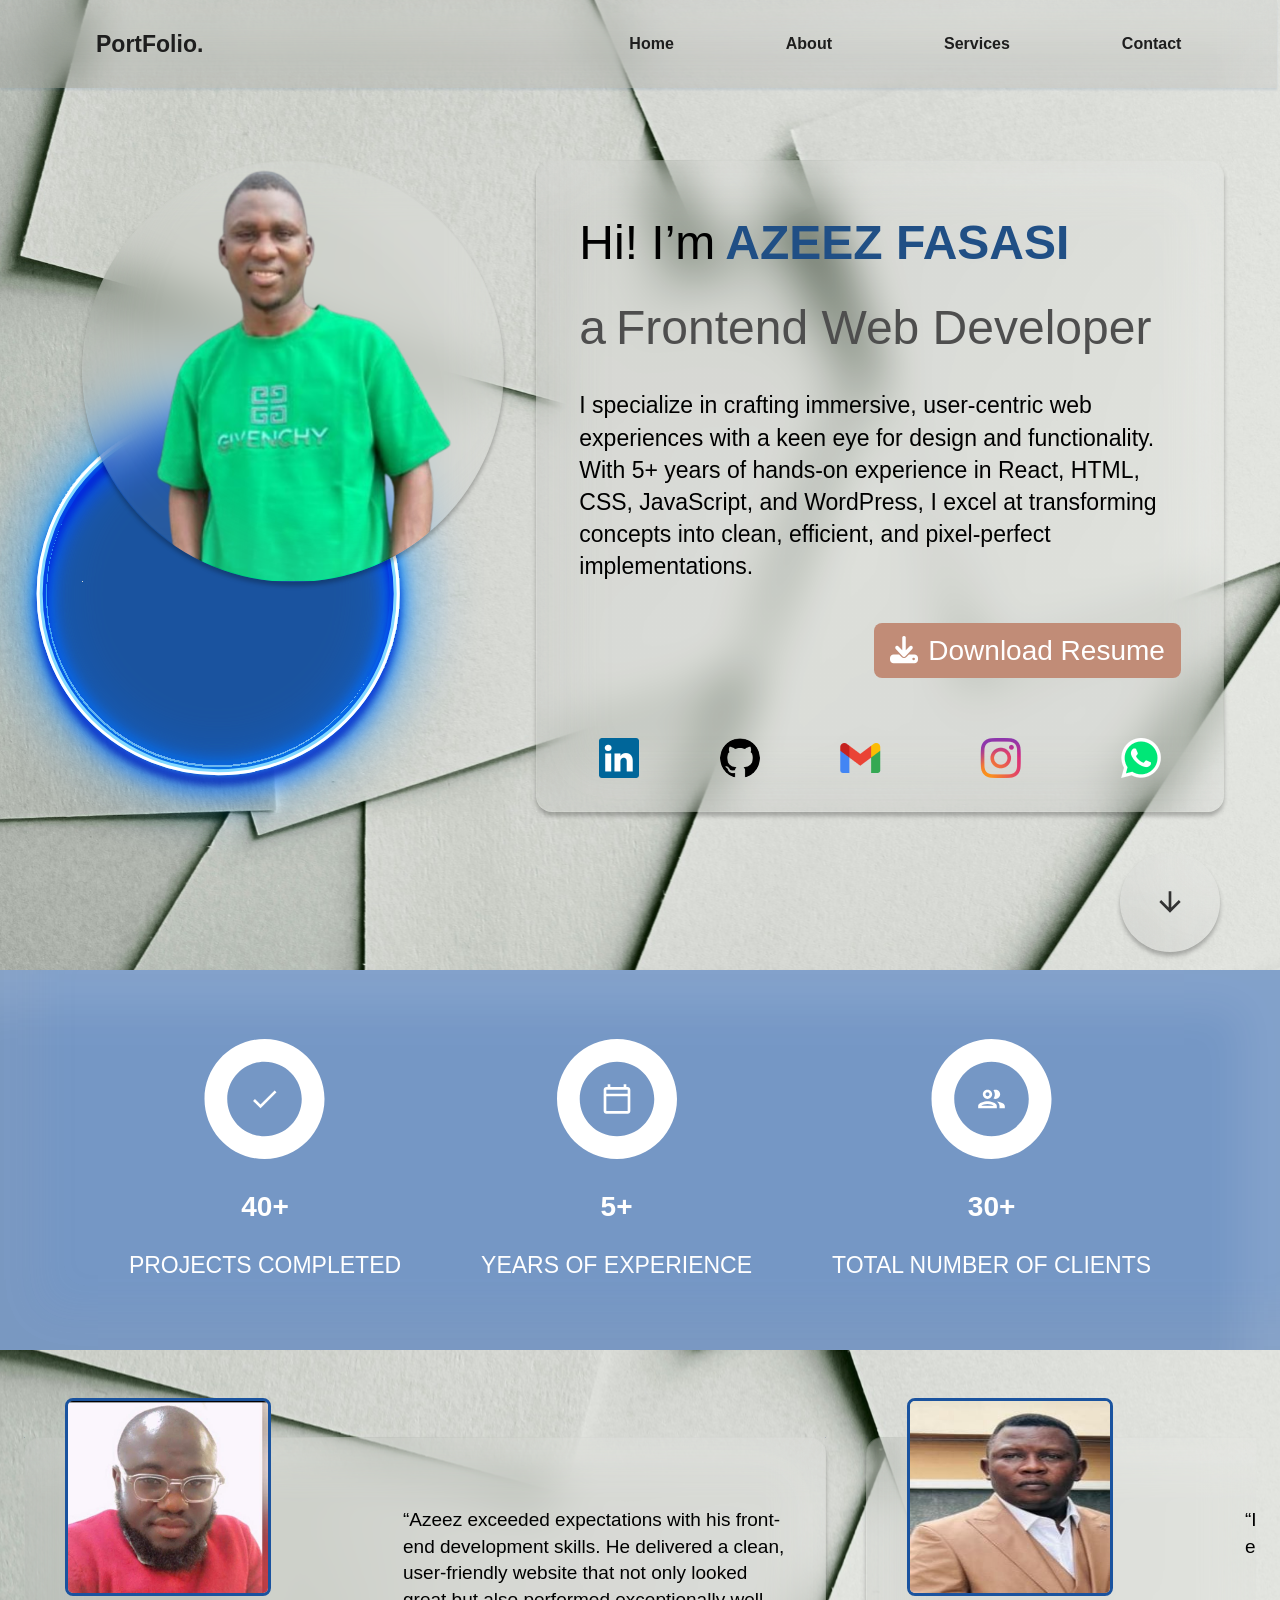
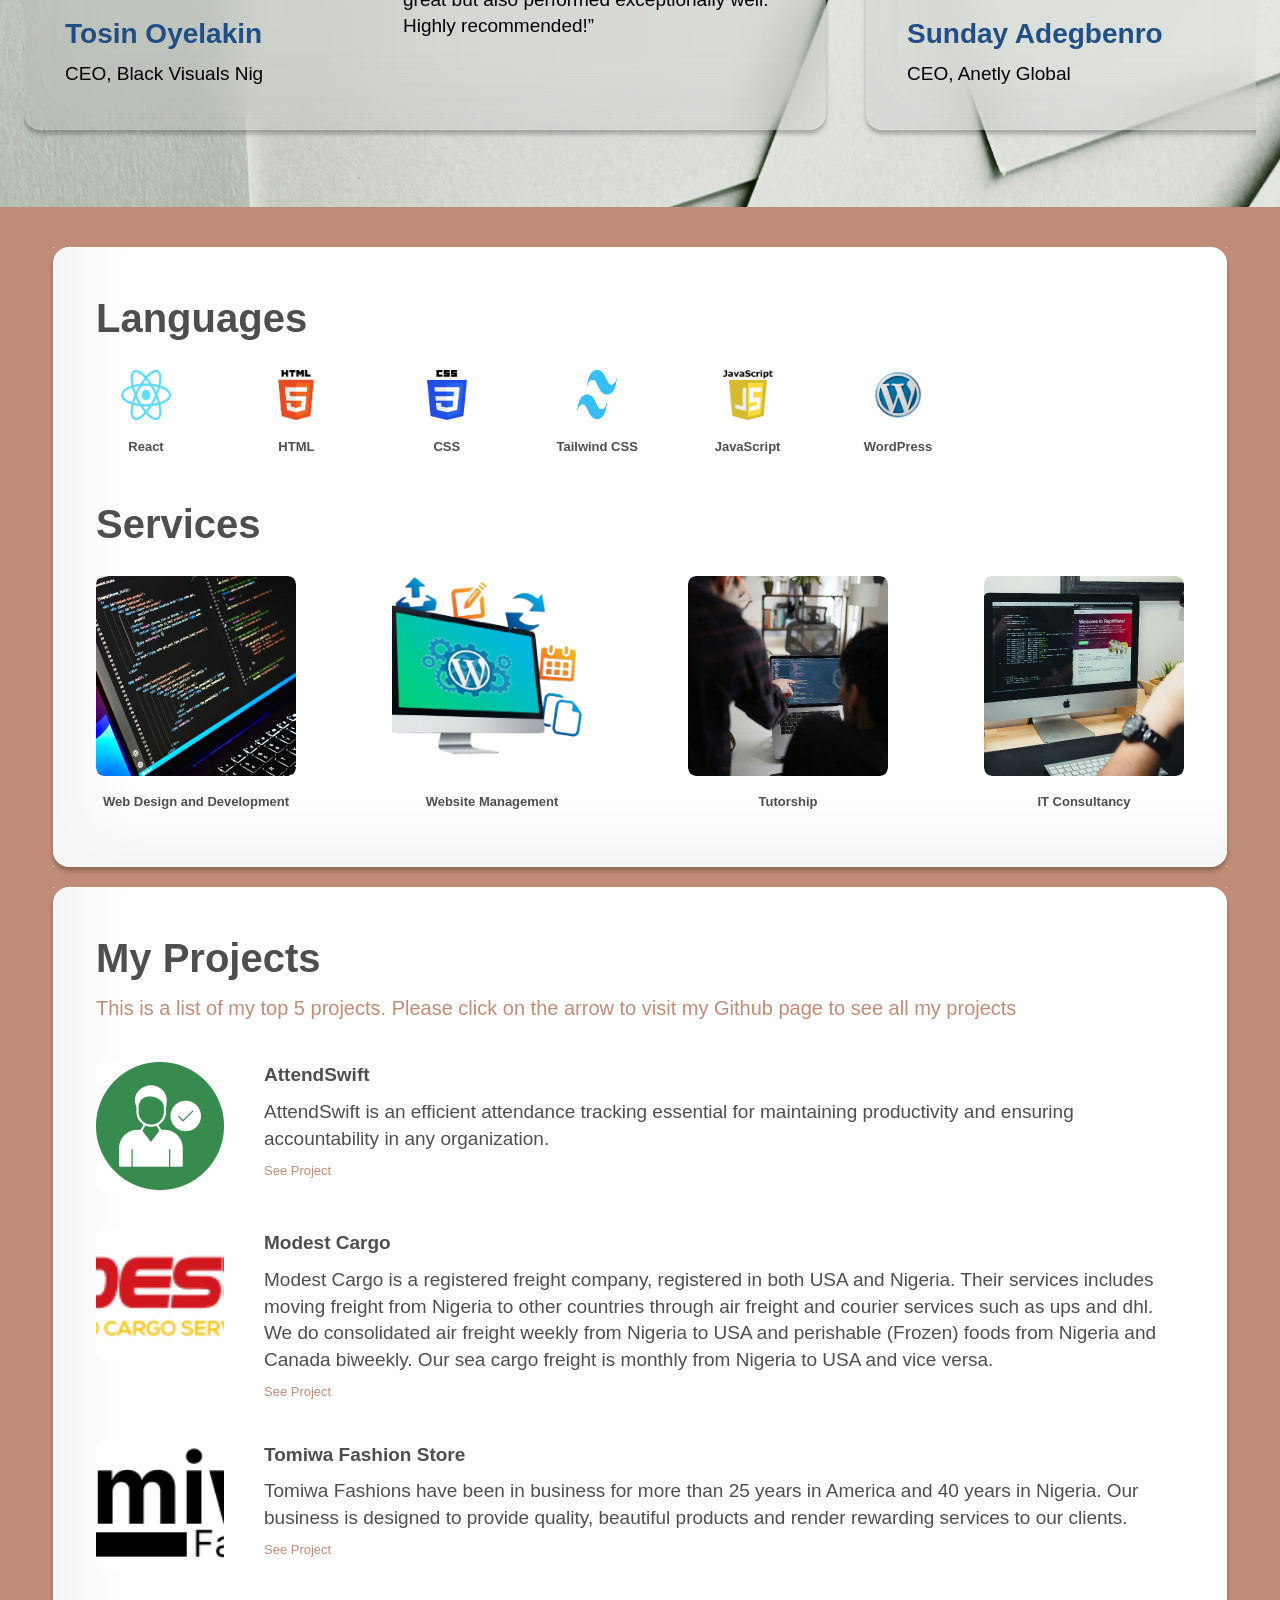
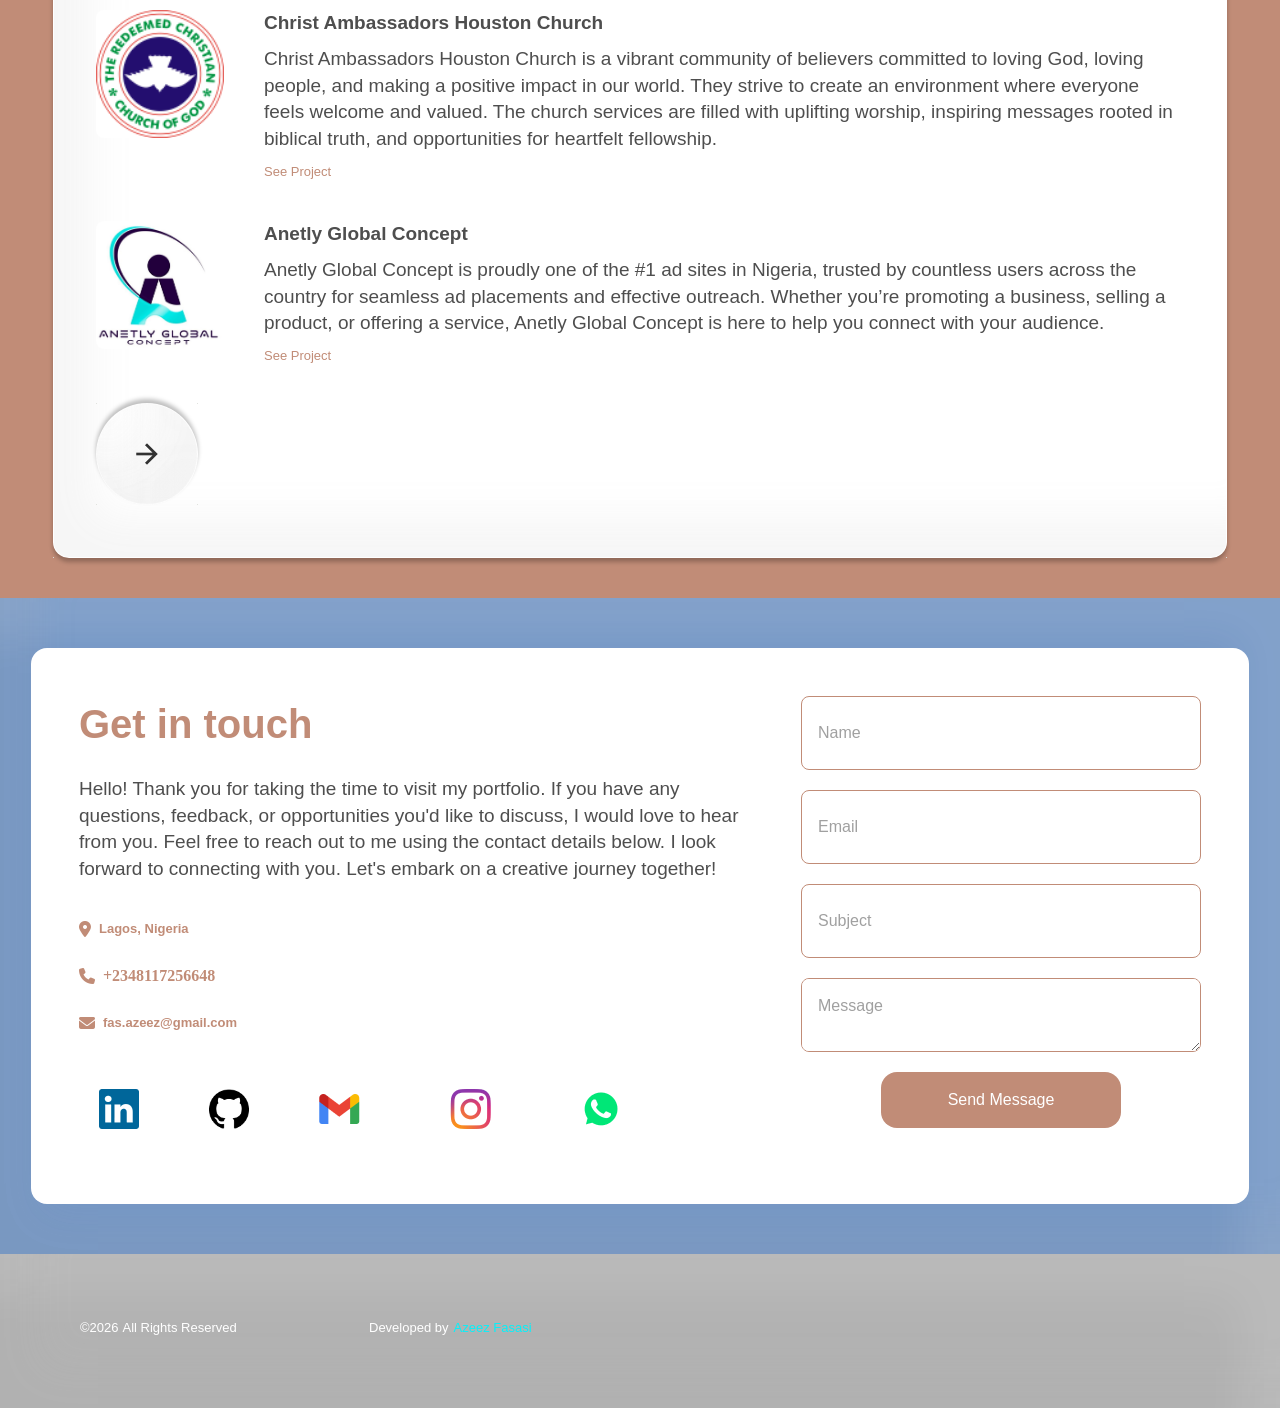
<file: index.html>
<!DOCTYPE html>
<html lang="en">
<head>
    <meta charset="UTF-8">
    <meta name="viewport" content="width=device-width, initial-scale=1.0">
    <title>Home</title>
    <link rel="stylesheet" href="https://cdnjs.cloudflare.com/ajax/libs/font-awesome/6.5.1/css/all.min.css">
    <link rel="icon" href="assets/img/portfolio-favicon.png" type="image/svg+xml">
    <link rel="stylesheet" href="assets/css/header.css">
    <link rel="stylesheet" href="assets/css/hero-section.css">
    <link rel="stylesheet" href="assets/css/accomplishments.css">
    <link rel="stylesheet" href="assets/css/testimonial.css">
    <link rel="stylesheet" href="assets/css/skills-projects.css">
    <link rel="stylesheet" href="assets/css/contact.css">
    <link rel="stylesheet" href="assets/css/footer.css">
</head>
<body>
    <!-- <div class="hero-section"> -->
        <div class="header-section">
            <div class="logo-wrapper">
                <p>PortFolio.</p>
            </div>
            <!-- Menu for large screen devices -->
            <div class="header-buttons">
                <div class="nav-button">
                    <a href="#">Home</a>
                    <!-- <div class="line"></div> -->
                </div>
                <div class="nav-button">
                    <a href="#accomplishment">About</a>
                </div>
                <div class="nav-button">
                    <a href="#services">Services</a>
                </div>
                <div class="nav-button">
                    <a href="#contact">Contact</a>
                </div>
            </div>

            <!-- Menu for small screen devices -->
            <div class="menu-toggle" id="mobile-menu">
                <span class="fa fa-bars"></span>
            </div> 
            <ul class="nav-list" id="nav-list">
                <li><a class="active" href="#">Home</a></li>
                <li><a href="#accomplishment">About</a></li>
                <li><a href="#project">Project</a></li>
                <li><a href="#services">Services</a></li>
                <li><a href="#contact">Contact</a></li>
            </ul>
        </div>

        <!-- Hero section -->
    <div class="hero-section">
        <div class="hero-content-wrapper">
            <div class="hero-image-wrapper">
                <img class="image-glow" src="assets/img/Hero image with glow.svg" alt="Image glo">
                <div class="image-cicle" style="background-image: url(assets/img/hayzed.png)"></div>
            </div>
            <div class="hero-details-wrapper" style="padding-bottom: 30px;">
                <div class="author-name">
                    <p class="intro">Hi! I’m</p>
                    <p class="name">AZEEZ FASASI</p>
                </div>
                <div class="job-wrapper">
                    <div class="job-title-animation">
                        <p class="title">a <span id="animated-text" style="margin-left: 10px;"></span></p>
                    </div>
                </div>
                <div class="hero-text-description">
                    I specialize in crafting immersive, user-centric web experiences with a keen eye for design and functionality. With 5+ years of hands-on experience in React, HTML, CSS, JavaScript, and WordPress, I excel at transforming concepts into clean, efficient, and pixel-perfect implementations.
                </div>
                <div class="download-wrapper">
                    <div class="download-box">
                        <a href="#"><i class="fa fa-download"></i> Download Resume</a>
                    </div>
                </div>
                <div class="social-wrapper">
                    <a href="https://www.linkedin.com/in/azeez-fasasi-616106144/"><img src="assets/img/linkedin.png" alt="linkedin"></a>
                    <a href="https://github.com/Azeezfasasi?tab=repositories"><img class="github" src="assets/img/Github-removebg-preview.png" alt=""></a>
                    <a href="mailto:fas.azeez@gmail.com"><img src="assets/img/gmail.png" alt=""></a>
                    <a href="https://www.instagram.com/hayzed_babatunde/"><img src="assets/img/instagram.png" alt=""></a>
                    <a href="https://wa.me/2348117256648"><img src="assets/img/whatsapp.png" alt=""></a>
                </div>
            </div>
        </div>
        <a href="#services" class="scroll-down-indicator">
            <img class="arrow-downward" src="assets/img/arrow_downward.svg" alt="dropdown arrow"/>
        </a>
    </div>
    <!-- End of hero section -->

    <!-- Section for accomplishments -->
    <div class="accomplishment-wrapper" id="accomplishment">
        <div class="accomplishments-card">
            <div class="accomplishment-box">
                <img src="assets/img/Check icon.svg" alt="check">
                <p class="accomp-number">40+</p>
                <p class="accomp-title">PROJECTS COMPLETED</p>
            </div>
            <div class="accomplishment-box">
                <img src="assets/img/experience.svg" alt="experience">
                <p class="accomp-number">5+</p>
                <p class="accomp-title">YEARS OF EXPERIENCE</p>
            </div>
            <div class="accomplishment-box">
                <img src="assets/img/clients.svg" alt="client">
                <p class="accomp-number">30+</p>
                <p class="accomp-title">TOTAL NUMBER OF CLIENTS</p>
            </div>
        </div>
    </div>
    <!-- End of accomplishment -->

    <!-- Start of testimonial section -->
    <div class="testimonial-wrapper" style="background: url(assets/img/Hero.svg) center;">
        <div class="testimonial-frame">
            <div class="testimonial-box">
                <img class="author-image" src="assets/img/tosin.jpg" alt="author image">
                <div class="testimonial-text">
                    <p class="author-name">Tosin Oyelakin</p>
                    <p class="author-position">CEO, Black Visuals Nig</p>
                </div>
                <div class="author-description">
                    <p>“Azeez exceeded expectations with his front-end development skills. He delivered a clean, user-friendly website that not only looked great but also performed exceptionally well. Highly recommended!”</p>
                </div>
            </div>
            <div class="testimonial-box">
                <img class="author-image" src="assets/img/sunday.jpg" alt="author image">
                <div class="testimonial-text">
                    <p class="author-name">Sunday Adegbenro</p>
                    <p class="author-position">CEO, Anetly Global</p>
                </div>
                <div class="author-description">
                    <p>“I am happy to own a website and custom email for my business”</p>
                </div>
            </div>
            <div class="testimonial-box">
                <img class="author-image" src="assets/img/unyi.jpg" alt="author image">
                <div class="testimonial-text">
                    <p class="author-name">Unyime Saturday</p>
                    <p class="author-position">CEO, Elegance Pad</p>
                </div>
                <div class="author-description">
                    <p>“I have learnt so many skills from Mr Azeez and I am still learning more”</p>
                </div>
            </div>
        </div>
    </div>
    <!-- End of testimonial section -->

    <!-- section for skills and projects -->
    <div class="skills-project-wrapper" id="services">
        <div class="skills-container">
            <div class="language-container">
                <div class="title">Languages</div>
                <div class="language-frame">
                    <div class="language-box">
                        <div class="language-logo">
                            <img style="width: 50px; height: 50px;" src="assets/img/react.png" alt="language logo">
                        </div>
                        <div class="language">React</div>
                    </div>
                    <div class="language-box">
                        <div class="language-logo">
                            <img style="width: 50px; height: 50px;" src="assets/img/html-removebg-preview.png" alt="language logo">
                        </div>
                        <div class="language">HTML</div>
                    </div>
                    <div class="language-box">
                        <div class="language-logo">
                            <img style="width: 40px; height: 50px;" src="assets/img/css-removebg-preview.png" alt="language logo">
                        </div>
                        <div class="language">CSS</div>
                    </div>
                    <div class="language-box">
                        <div class="language-logo">
                            <img style="width: 40px; height: 50px;" src="assets/css/img/tailwind.png" alt="language logo">
                        </div>
                        <div class="language">Tailwind CSS</div>
                    </div>
                    <div class="language-box">
                        <div class="language-logo">
                            <img style="width: 50px; height: 50px;" src="assets/img/js-removebg-preview.png" alt="language logo">
                        </div>
                        <div class="language">JavaScript</div>
                    </div>
                    <div class="language-box">
                        <div class="language-logo">
                            <img style="width: 50px; height: 50px;" src="assets/img/wordpress.png" alt="language logo">
                        </div>
                        <div class="language">WordPress</div>
                    </div>                    
                </div>
            </div>
            <div class="services-container">
                <div class="title">Services</div>
                <div class="services-frame">
                    <div class="service-box">
                        <img src="assets/img/Web Design and Development image.svg" alt="web design">
                        <p>Web Design and Development</p>
                    </div>
                    <div class="service-box">
                        <img src="assets/img/web-management.png" alt="web design">
                        <p>Website Management</p>
                    </div>
                    <div class="service-box">
                        <img src="assets/img/Tutorship image.svg" alt="Tutorship">
                        <p>Tutorship</p>
                    </div>
                    <div class="service-box">
                        <img src="assets/img/IT Consultancy image.svg" alt="IT Consultancy">
                        <p>IT Consultancy</p>
                    </div>
                </div>
            </div>
        </div>

        <!-- Section for Projects -->
        <div class="project-container" id="project">
            <div class="description">
                <p class="title">My Projects</p>
                <p class="sub-title">This is a list of my top 5 projects. Please click on the arrow to visit my Github page to see all my projects</p>
            </div>
            <div class="project-box">
                <img src="assets/img/attendswift.png" alt="project logo">
                <div class="project-text">
                    <p class="project-name">AttendSwift</p>
                    <p class="project-description">AttendSwift is an efficient attendance tracking essential for maintaining productivity and ensuring accountability in any organization.</p>
                    <a class="project-link" href="https://attendswift.netlify.app/" target="_blank">See Project</a>
                </div>
            </div>
            <div class="project-box">
                <img src="assets/img/logo.png" alt="project logo">
                <div class="project-text">
                    <p class="project-name">Modest Cargo</p>
                    <p class="project-description">Modest Cargo is a registered freight company, registered in both USA and Nigeria. Their services includes moving freight from Nigeria to other countries through air freight and courier services such as ups and dhl. We do consolidated air freight weekly from Nigeria to USA and perishable (Frozen) foods from Nigeria and Canada biweekly. Our sea cargo freight is monthly from Nigeria to USA and vice versa.</p>
                    <a class="project-link" href="https://modestcargo.com" target="_blank">See Project</a>
                </div>
            </div>
            <div class="project-box">
                <img src="assets/img/Tomiwa.png" alt="project logo">
                <div class="project-text">
                    <p class="project-name">Tomiwa Fashion Store</p>
                    <p class="project-description">Tomiwa Fashions have been in business for more than 25 years in America and 40 years in Nigeria. Our business is designed to provide quality, beautiful products and render rewarding services to our clients.</p>
                    <a class="project-link" href="https://tomiwafashions.com" target="_blank">See Project</a>
                </div>
            </div>
            <div class="project-box">
                <img src="assets/img/Rccg_logo-100x100.png" alt="project logo">
                <div class="project-text">
                    <p class="project-name">Christ Ambassadors Houston Church</p>
                    <p class="project-description">Christ Ambassadors Houston Church is a vibrant community of believers committed to loving God, loving people, and making a positive impact in our world. They strive to create an environment where everyone feels welcome and valued. The church services are filled with uplifting worship, inspiring messages rooted in biblical truth, and opportunities for heartfelt fellowship.</p>
                    <a class="project-link" href="https://christambassadorshouston.org/" target="_blank">See Project</a>
                </div>
            </div>
            <div class="project-box">
                <img src="assets/img/anetly.jpg" alt="project logo">
                <div class="project-text">
                    <p class="project-name">Anetly Global Concept</p>
                    <p class="project-description">Anetly Global Concept is proudly one of the #1 ad sites in Nigeria, trusted by countless users across the country for seamless ad placements and effective outreach. Whether you’re promoting a business, selling a product, or offering a service, Anetly Global Concept is here to help you connect with your audience.</p>
                    <a class="project-link" href="https://anetlyglobalconcept.com/" target="_blank">See Project</a>
                </div>
            </div>
            <a href="https://github.com/Azeezfasasi?tab=repositories" target="_blank" class="goto-github-indicator">
                <img class="arrow-downward" src="assets/img/arrow_downward.svg" />
                <span class="hover-text">Go to Github</span>
            </a>
        </div>
        <!-- End of project section -->
    </div>
    <!-- End of skill and project section -->

    <!-- Start of contact section -->
    <div class="contact-wrapper" id="contact">
        <div class="contact-container">
            <div class="contact-frame">
                <div class="contact-title">
                    <p>Get in touch</p>
                </div>
                <div class="contact-description">
                    <p>Hello! Thank you for taking the time to visit my portfolio. If you have any questions, feedback, or opportunities you&#039;d like to discuss, I would love to hear from you. Feel free to reach out to me using the contact details below. I look forward to connecting with you. Let&#039;s embark on a creative journey together!</p>
                </div>
                <div class="contact-info">
                    <div class="contact-info-box">
                        <i class="fa-solid fa-location-dot" style="color: #c18c77;"></i>
                        <p>Lagos, Nigeria</p>
                    </div>
                    <div class="contact-info-box">
                        <i class="fa-solid fa-phone" style="color: #c18c77;"></i>
                        <a href="tel:08117256648" style="color: #c18c77; text-decoration: none; font-weight: bold;">+2348117256648</a>
                    </div>
                    <div class="contact-info-box">
                        <i class="fa-solid fa-envelope" style="color: #c18c77;"></i>
                        <p>fas.azeez@gmail.com</p>
                    </div>
                </div>
                <div class="social-container">
                    <div class="image-box">
                        <a href="https://www.linkedin.com/in/azeez-fasasi-616106144/"><img src="assets/img/linkedin.png" alt=""></a>
                    </div>
                    <div class="image-box">
                        <a href="https://github.com/Azeezfasasi?tab=repositories"><img class="github" src="assets/img/Github-removebg-preview.png" alt=""></a>
                    </div>
                    <div class="image-box">
                        <a href="mailto:fas.azeez@gmail.com"><img src="assets/img/gmail.png" alt=""></a>
                    </div>
                    <div class="image-box">
                        <a href="https://www.instagram.com/hayzed_babatunde/"><img src="assets/img/instagram.png" alt=""></a>
                    </div>
                    <div class="image-box">
                        <a href="https://wa.me/2348117256648"><img src="assets/img/whatsapp.png" alt=""></a>
                    </div>
                </div>
            </div>
            <div class="form-container">
                <form id="contactForm">
                    <input type="text" name="name" id="name" placeholder="Name" required>
                    <input type="email" name="email" id="email" placeholder="Email" required>
                    <input type="text" name="subject" id="subject" placeholder="Subject" required>
                    <textarea name="msg" id="msg" placeholder="Message"></textarea>
                    <button type="submit">Send Message</button>
                    <div class="status-box">
                        <p class="status" id="status"></p>
                    </div>
                </form>
            </div>
        </div>
    </div>
    <!-- End of contact section -->

    <!-- Start of footer section -->
    <div class="footer-wrapper">
        <div class="footer-legal">
            <div class="copywrite-box">
              <!-- <p class="copy-text">© 2025 All Rights Reserved</p> -->
              <p class="copy-text">© <span id="year" style="margin-right: 4px;"></span> All Rights Reserved</p>
            </div>
          </div>
        <div class="footer-developer">
          <p>Developed by <span>Azeez Fasasi</span></p>
        </div>
    </div>

<script src="./assets/js/header.js"></script>
<script src="assets/js/contactAPI.js"></script>

<script src="assets/js/name-animation.js"></script>
<script>
    document.getElementById("year").textContent = new Date().getFullYear();
</script>

</body>
</html>
</file>
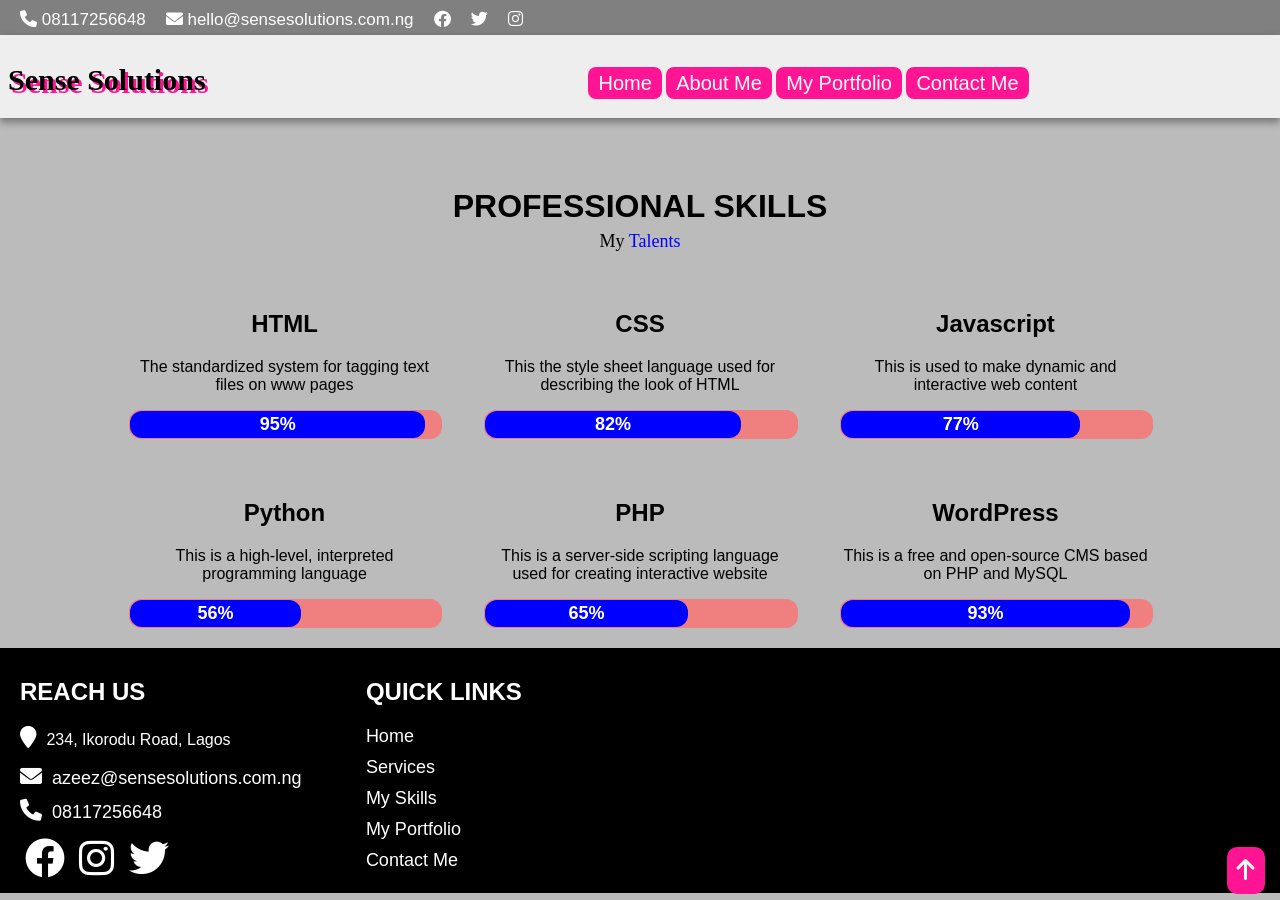
<file: about.html>
<html lang="en">
<head>
    <meta charset="UTF-8">
    <meta http-equiv="X-UA-Compatible" content="IE=edge">
    <meta name="viewport" content="width=device-width, initial-scale=1.0">
    <title>About Me</title>
    <link rel="icon" type="image/x-icon" href="img/icon2.jpg">
    <link rel="stylesheet" href="https://cdnjs.cloudflare.com/ajax/libs/font-awesome/6.0.0/css/all.min.css">
    <link rel="stylesheet" href="css/top-header.css">
    <link rel="stylesheet" href="css/main-header.css">
    <link rel="stylesheet" href="css/skill.css">
    <link rel="stylesheet" href="css/resume.css">
    <link rel="stylesheet" href="css/footer.css">
    <link rel="stylesheet" href="css/back-to-top.css">
</head>
<body id="top" style="background-color: #bbb;">

<!-- Start of the top header section -->
<div class="top-header">
    <a class="top-phone" href=""><i class="fa fa-phone"></i> 08117256648</a>
    <a class="top-email" href=""><i class="fa fa-envelope"></i> hello@sensesolutions.com.ng</a>
    <a class="top-social" href=""><i class="fa-brands fa-facebook"></i></a>
    <a class="top-social" href=""><i class="fa-brands fa-twitter"></i></a>
    <a class="top-social" href=""><i class="fa-brands fa-instagram"></i></a>
</div>

<!-- Start of the main header for small screen devices -->
<div class="main-header">
    
    <h2 class="logo">Sense Solutions</h2>
    <nav>
        <div class="dropdown">
            <a href="javascript:void(0)" class="drop-btn"><i class="fa fa-bars"></i></a>
            <div class="dropdown-content">
                <a href="index.html">Home</a>
                <a href="about.html">About Me</a>
                <a href="portfolio.html">My Portfolio</a>
                <a href="contact.html">Contact Me</a>
            </div>
        </div>
    </nav>

<!-- Start of the main header for large screen devices -->
<div class="dropdown-content">
    <a href="index.html">Home</a>
    <a href="about.html">About Me</a>
    <a href="portfolio.html">My Portfolio</a>
    <a href="contact.html">Contact Me</a>
</div>
</div>

    <!-- My skills section -->
<div class="skill-container">
    <h1 class="skill-title">PROFESSIONAL SKILLS</h1>
    <p class="skill-sub-title">My <span>Talents</span></p>
    <div class="skill-box">
        <h2>HTML</h2>
        <p>The standardized system for tagging text files on www pages</p>
        <div class="skill-case">
            <div class="html-rate">95%</div>
        </div>
    </div>
    <div class="skill-box">
        <h2>CSS</h2>
        <p>This the style sheet language used for describing the look of HTML</p>
        <div class="skill-case">
            <div class="css-rate">82%</div>
        </div>
    </div>
    <div class="skill-box">
        <h2>Javascript</h2>
        <p>This is used to make dynamic and interactive web content</p>
        <div class="skill-case">
            <div class="js-rate">77%</div>
        </div>
    </div>
    <div class="skill-box">
        <h2>Python</h2>
        <p>This is a high-level, interpreted programming language</p>
        <div class="skill-case">
            <div class="py-rate">56%</div>
        </div>
    </div>
    <div class="skill-box">
        <h2>PHP</h2>
        <p>This is a server-side scripting language used for creating interactive website</p>
        <div class="skill-case">
            <div class="php-rate">65%</div>
        </div>
    </div>
    <div class="skill-box">
        <h2>WordPress</h2>
        <p>This is a free and open-source CMS based on PHP and MySQL</p>
        <div class="skill-case">
            <div class="wp-rate">93%</div>
        </div>
    </div>
</div>

<!-- Back to top section -->
<div class="back-to-top">
    <a href="#top"><span class="fa-solid fa-arrow-up"></span></a>
</div>

<!-- start of footer section -->
<footer>
    <div class="col-1">
        <h2>REACH US</h2>
        <p><span class="fa fa-map-marker"></span> 234, Ikorodu Road, Lagos</p>
        <a class="reach-btn" href=""><span class="fa fa-envelope"></span> azeez@sensesolutions.com.ng</a>
        <a class="reach-btn" href=""><span class="fa fa-phone"></span> 08117256648</a>
        <a class="social" href=""><i class="fa-brands fa-facebook"></i></a>
        <a class="social" href=""><i class="fa-brands fa-instagram"></i></a>
        <a class="social" href=""><i class="fa-brands fa-twitter"></i></a>
    </div>
    <div class="col-2">
        <h2>QUICK LINKS</h2>
        <a href="#">Home</a>
        <a href="#services_section">Services</a>
        <a href="#skill-section">My Skills</a>
        <a href="#portfolio-section">My Portfolio</a>
        <a href="#contact-section">Contact Me</a>
    </div>
</footer>
</body>
</html>
</file>
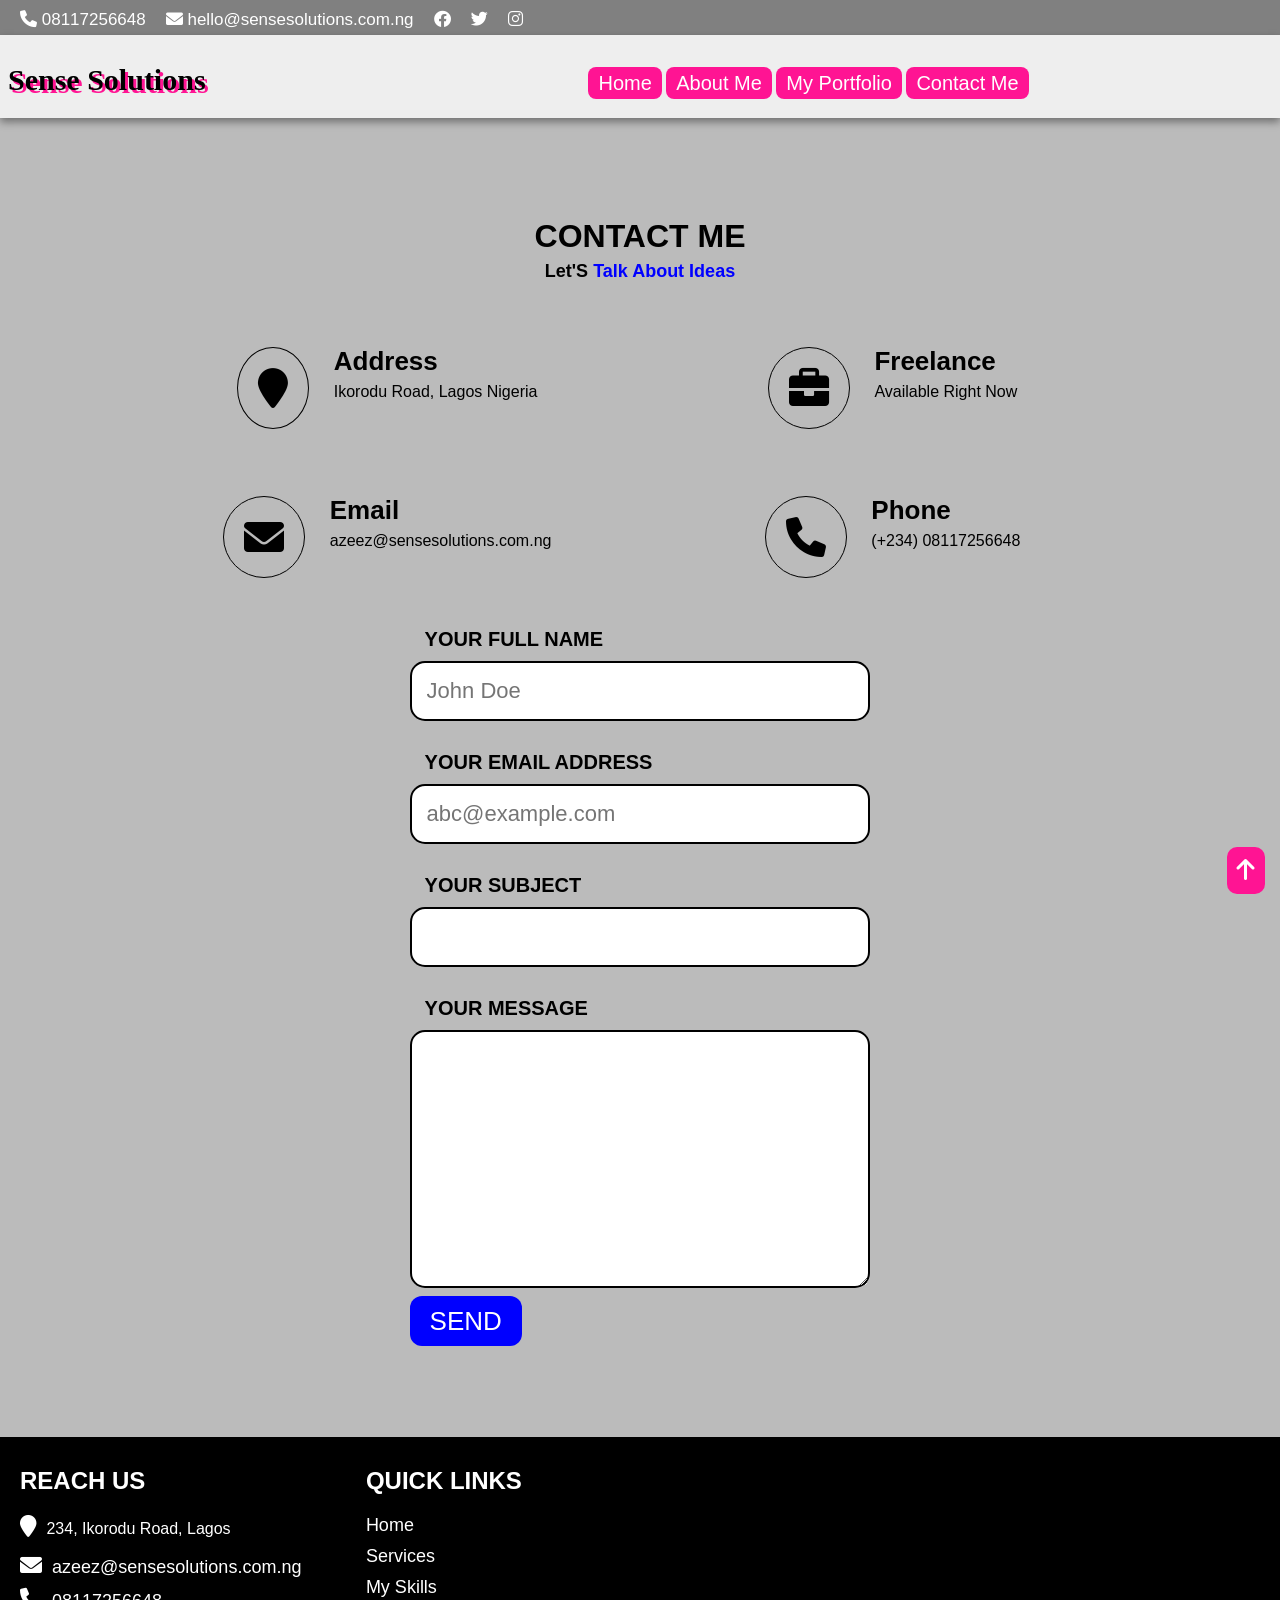
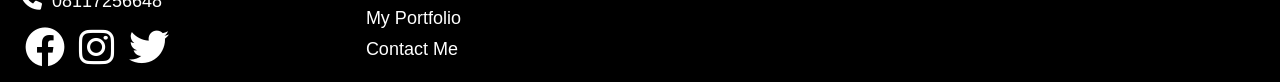
<file: contact.html>
<html lang="en">
<head>
    <meta charset="UTF-8">
    <meta http-equiv="X-UA-Compatible" content="IE=edge">
    <meta name="viewport" content="width=device-width, initial-scale=1.0">
    <title>Contact Me</title>
    <link rel="icon" type="image/x-icon" href="img/icon2.jpg">
    <link rel="stylesheet" href="https://cdnjs.cloudflare.com/ajax/libs/font-awesome/6.0.0/css/all.min.css">
    <link rel="stylesheet" href="css/top-header.css">
    <link rel="stylesheet" href="css/main-header.css">
    <link rel="stylesheet" href="css/contact.css">
    <link rel="stylesheet" href="css/footer.css">
    <link rel="stylesheet" href="css/back-to-top.css">
</head>

<body id="#top" style="background-color: #bbb;">
    <!-- Start of the top header section -->
<div class="top-header">
    <a class="top-phone" href=""><i class="fa fa-phone"></i> 08117256648</a>
    <a class="top-email" href=""><i class="fa fa-envelope"></i> hello@sensesolutions.com.ng</a>
    <a class="top-social" href=""><i class="fa-brands fa-facebook"></i></a>
    <a class="top-social" href=""><i class="fa-brands fa-twitter"></i></a>
    <a class="top-social" href=""><i class="fa-brands fa-instagram"></i></a>
</div>

<!-- Start of the main header for small screen devices -->
<div class="main-header">
    
    <h2 class="logo">Sense Solutions</h2>
    <nav>
        <div class="dropdown">
            <a href="javascript:void(0)" class="drop-btn"><i class="fa fa-bars"></i></a>
            <div class="dropdown-content">
                <a href="index.html">Home</a>
                <a href="about.html">About Me</a>
                <a href="portfolio.html">My Portfolio</a>
                <a href="contact.html">Contact Me</a>
            </div>
        </div>
    </nav>

<!-- Start of the main header for large screen devices -->
<div class="dropdown-content">
    <a href="index.html">Home</a>
    <a href="about.html">About Me</a>
    <a href="portfolio.html">My Portfolio</a>
    <a href="contact.html">Contact Me</a>
</div>
</div>

<!-- Start of contact section -->
<div class="contact-container">
    <h1 class="contact-title">CONTACT ME</h1>
    <p class="contact-sub-title">Let'S <span>Talk About Ideas</span></p>
    <div class="contact-box">
        <div class="icons">
            <span class="fa fa-map-marker"></span>
        </div>
        <div class="description">
            <p class="address">Address</p>
            <p>Ikorodu Road, Lagos Nigeria</p>
        </div>
    </div>
    <div class="contact-box">
        <div class="icons">
            <span class="fa fa-briefcase"></span>
        </div>
        <div class="description">
            <p class="address">Freelance</p>
            <p>Available Right Now</p>
        </div>
    </div>
    <div class="contact-box">
        <div class="icons">
            <span class="fa fa-envelope"></span>
        </div>
        <div class="description">
            <p class="address">Email</p>
            <p>azeez@sensesolutions.com.ng</p>
        </div>
    </div>
    <div class="contact-box">
        <div class="icons">
            <span class="fa fa-phone"></span>
        </div>
        <div class="description">
            <p class="address">Phone</p>
            <p>(+234) 08117256648</p>
        </div>
    </div>

    <form action="https://mailto:azeez@sensesolutions.com.ng">
        <label for="fname">YOUR FULL NAME</label>
        <input type="text" id="fname" name="fullname" placeholder="John Doe">

        <label for="email">YOUR EMAIL ADDRESS</label>
        <input type="email" id="email" name="email" placeholder="abc@example.com">

        <label for="subject">YOUR SUBJECT</label>
        <input type="text" id="subject" name="subject">

        <label for="msg">YOUR MESSAGE</label>
        <textarea name="msg" id="msg" cols="30" rows="10"></textarea>
        <br><br>
        <a class="btn" href="">SEND</a>
    </form>
</div>

<!-- Back to top section -->
<div class="back-to-top">
    <a href="#top"><span class="fa-solid fa-arrow-up"></span></a>
</div>

<!-- start of footer section -->
<footer>
    <div class="col-1">
        <h2>REACH US</h2>
        <p><span class="fa fa-map-marker"></span> 234, Ikorodu Road, Lagos</p>
        <a class="reach-btn" href=""><span class="fa fa-envelope"></span> azeez@sensesolutions.com.ng</a>
        <a class="reach-btn" href=""><span class="fa fa-phone"></span> 08117256648</a>
        <a class="social" href=""><i class="fa-brands fa-facebook"></i></a>
        <a class="social" href=""><i class="fa-brands fa-instagram"></i></a>
        <a class="social" href=""><i class="fa-brands fa-twitter"></i></a>
    </div>
    <div class="col-2">
        <h2>QUICK LINKS</h2>
        <a href="#">Home</a>
        <a href="#services_section">Services</a>
        <a href="#skill-section">My Skills</a>
        <a href="#portfolio-section">My Portfolio</a>
        <a href="#contact-section">Contact Me</a>
    </div>
</footer>
</body>
</html>
</file>
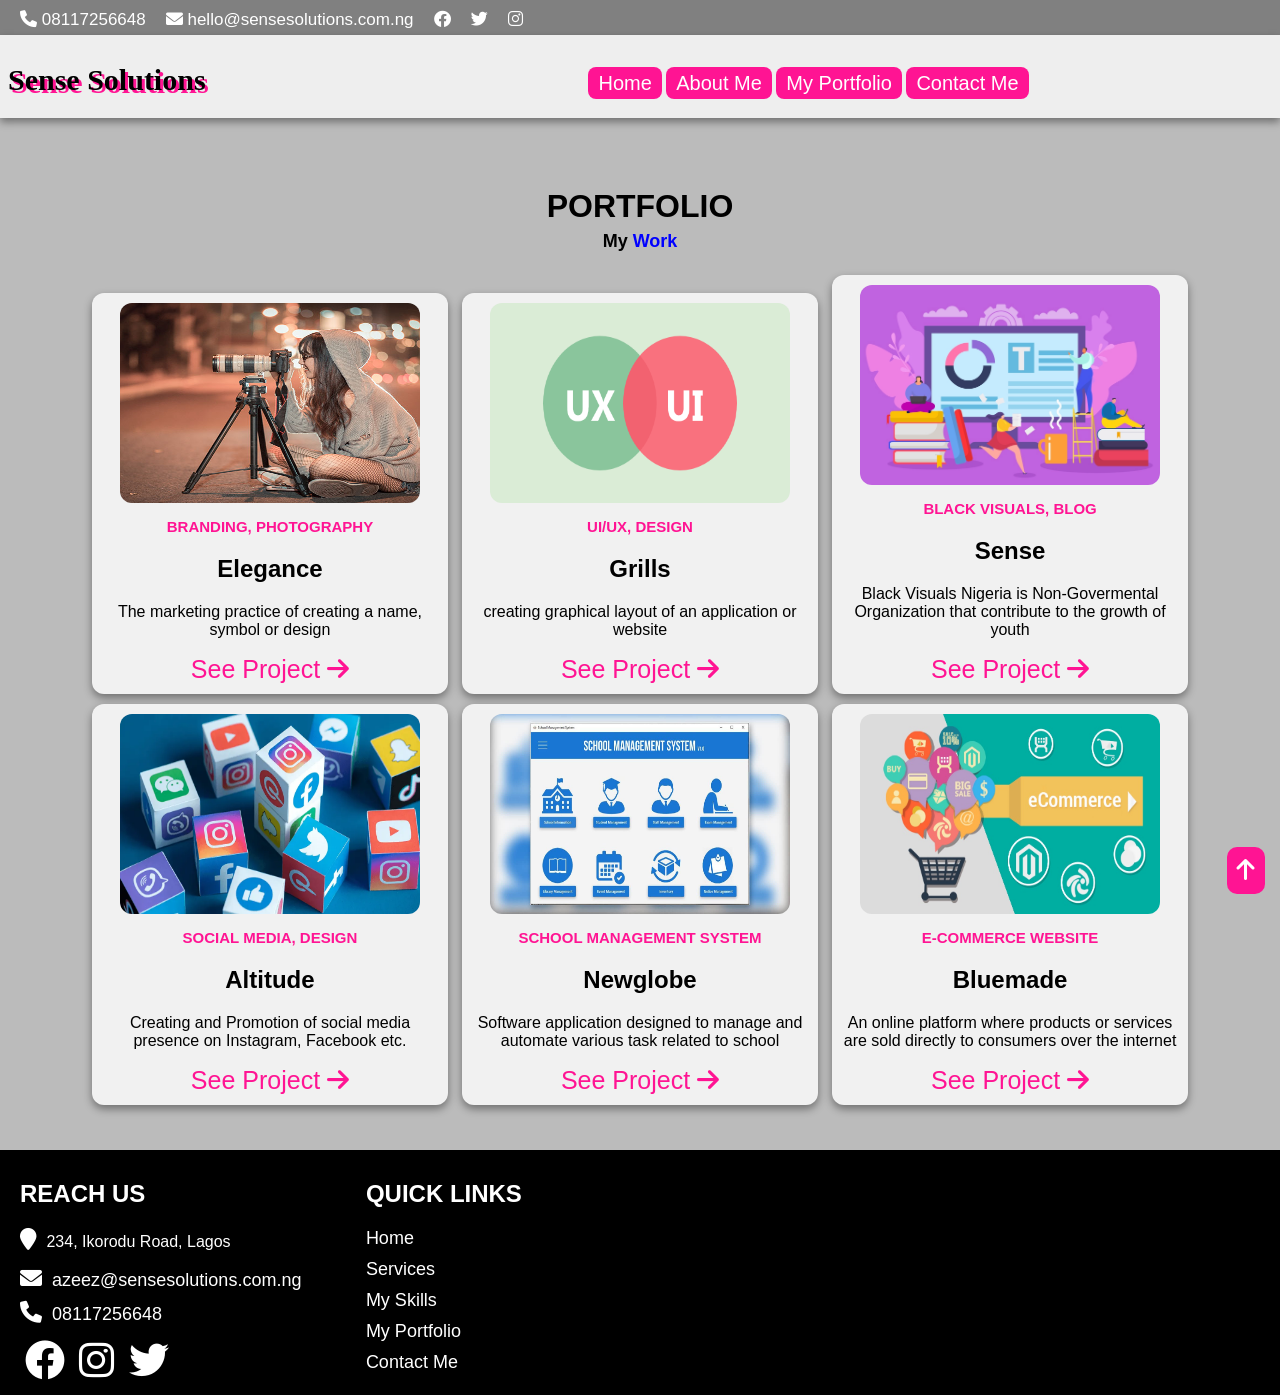
<file: portfolio.html>
<html lang="en">
<head>
    <meta charset="UTF-8">
    <meta http-equiv="X-UA-Compatible" content="IE=edge">
    <meta name="viewport" content="width=device-width, initial-scale=1.0">
    <title>My Portfolio</title>
    <link rel="icon" type="image/x-icon" href="img/icon2.jpg">
    <link rel="stylesheet" href="https://cdnjs.cloudflare.com/ajax/libs/font-awesome/6.0.0/css/all.min.css">
    <link rel="stylesheet" href="css/top-header.css">
    <link rel="stylesheet" href="css/main-header.css">
    <link rel="stylesheet" href="css/portfolio.css">
    <link rel="stylesheet" href="css/footer.css">
    <link rel="stylesheet" href="css/back-to-top.css">
</head>
<body id="#top" style="background-color: #bbb;">
<!-- Start of the top header section -->
<div class="top-header">
    <a class="top-phone" href=""><i class="fa fa-phone"></i> 08117256648</a>
    <a class="top-email" href=""><i class="fa fa-envelope"></i> hello@sensesolutions.com.ng</a>
    <a class="top-social" href=""><i class="fa-brands fa-facebook"></i></a>
    <a class="top-social" href=""><i class="fa-brands fa-twitter"></i></a>
    <a class="top-social" href=""><i class="fa-brands fa-instagram"></i></a>
</div>

<!-- Start of the main header for small screen devices -->
<div class="main-header">
    
    <h2 class="logo">Sense Solutions</h2>
    <nav>
        <div class="dropdown">
            <a href="javascript:void(0)" class="drop-btn"><i class="fa fa-bars"></i></a>
            <div class="dropdown-content">
                <a href="index.html">Home</a>
                <a href="about.html">About Me</a>
                <a href="portfolio.html">My Portfolio</a>
                <a href="contact.html">Contact Me</a>
            </div>
        </div>
    </nav>

<!-- Start of the main header for large screen devices -->
<div class="dropdown-content">
    <a href="index.html">Home</a>
    <a href="about.html">About Me</a>
    <a href="portfolio.html">My Portfolio</a>
    <a href="contact.html">Contact Me</a>
</div>
</div>


<!-- Portfolio Section -->
<div class="portfolio-container">
    <h1 class="portfolio-title">PORTFOLIO</h1>
    <p class="portfolio-sub-title">My <span>Work</span></p>
    <div class="portfolio-box">
        <img src="img/photographyPhoto.jpg" alt="">
        <h3>BRANDING, PHOTOGRAPHY</h3>
        <h2>Elegance</h2>
        <p>The marketing practice of creating a name, symbol or design</p>
        <a href="">See Project <i class="fa fa-arrow-right"></i></a>
    </div>
    <div class="portfolio-box">
        <img src="img/ux-ui-00.png" alt="">
        <h3>UI/UX, DESIGN</h3>
        <h2>Grills</h2>
        <p>creating graphical layout of an application or website</p>
        <a href="">See Project <i class="fa fa-arrow-right"></i></a>
    </div>
    <div class="portfolio-box">
        <img src="img/blog.webp" alt="">
        <h3>BLACK VISUALS, BLOG</h3>
        <h2>Sense</h2>
        <p>Black Visuals Nigeria is Non-Govermental Organization that contribute to the growth of youth</p>
        <a href="">See Project <i class="fa fa-arrow-right"></i></a>
    </div>
    <div class="portfolio-box">
        <img src="img/social media.webp" alt="">
        <h3>SOCIAL MEDIA, DESIGN</h3>
        <h2>Altitude</h2>
        <p>Creating and Promotion of social media presence on Instagram, Facebook etc.</p>
        <a href="">See Project <i class="fa fa-arrow-right"></i></a>
    </div>
    <div class="portfolio-box">
        <img src="img/school mgt system.jpg" alt="">
        <h3>SCHOOL MANAGEMENT SYSTEM</h3>
        <h2>Newglobe</h2>
        <p>Software application designed to manage and automate various task related to school</p>
        <a href="">See Project <i class="fa fa-arrow-right"></i></a>
    </div>
    <div class="portfolio-box">
        <img src="img/ecommerce-websites-nigeria.jpg" alt="">
        <h3>E-COMMERCE WEBSITE</h3>
        <h2>Bluemade</h2>
        <p>An online platform where products or services are sold directly to consumers over the internet</p>
        <a href="">See Project <i class="fa fa-arrow-right"></i></a>
    </div>
</div>

<!-- Back to top section -->
<div class="back-to-top">
    <a href="#top"><span class="fa-solid fa-arrow-up"></span></a>
</div>

<!-- start of footer section -->
<footer>
    <div class="col-1">
        <h2>REACH US</h2>
        <p><span class="fa fa-map-marker"></span> 234, Ikorodu Road, Lagos</p>
        <a class="reach-btn" href=""><span class="fa fa-envelope"></span> azeez@sensesolutions.com.ng</a>
        <a class="reach-btn" href=""><span class="fa fa-phone"></span> 08117256648</a>
        <a class="social" href=""><i class="fa-brands fa-facebook"></i></a>
        <a class="social" href=""><i class="fa-brands fa-instagram"></i></a>
        <a class="social" href=""><i class="fa-brands fa-twitter"></i></a>
    </div>
    <div class="col-2">
        <h2>QUICK LINKS</h2>
        <a href="#">Home</a>
        <a href="#services_section">Services</a>
        <a href="#skill-section">My Skills</a>
        <a href="#portfolio-section">My Portfolio</a>
        <a href="#contact-section">Contact Me</a>
    </div>
</footer>
</body>
</html>
</file>
<file: assets/css/header.css>
body {
  margin: 0;
}
.header-section {
    background: linear-gradient(
    to left,
    rgba(0, 0, 0, 0.05),
    rgba(0, 0, 0, 0.05)
    );
    padding: 16px 80px 16px 80px;
    display: flex;
    flex-direction: row;
    gap: 544px;
    align-items: center;
    justify-content: flex-start;
    height: 56px;
    /* width: 100%; */
    position: fixed;
    top: 0;
    box-shadow: 0px 2px 2px 0px rgba(26, 83, 159, 0.1),
      inset -40px 40px 40px 0px rgba(255, 255, 255, 0.1),
      inset 40px -40px 40px 0px rgba(165, 165, 165, 0.1);
    /* overflow: hidden; */
    backdrop-filter: blur(25px);
    z-index: 9999;
}

.header-section .logo-wrapper {
  border-radius: 8px;
  padding: 8px 16px 8px 16px;
  display: flex;
  flex-direction: row;
  gap: 8px;
  align-items: center;
  justify-content: center;
  flex-shrink: 0;
  position: relative;
  overflow: hidden;
}

.logo-wrapper p {
  color: #1e1e1e;
  text-align: left;
  font-family: "SegoeUi-Semibold", sans-serif;
  font-size: 23px;
  line-height: 140%;
  font-weight: 600;
  position: relative;
  display: flex;
  align-items: center;
  justify-content: flex-start;
}

.header-buttons {
  display: flex;
  flex-direction: row;
  gap: 80px;
  align-items: center;
  justify-content: center;
  flex-shrink: 0;
  position: relative;
  margin-left: -150px;
}

.header-buttons .nav-button {
  padding: 8px 16px 8px 16px;
  display: flex;
  flex-direction: column;
  gap: 2px;
  align-items: flex-start;
  justify-content: center;
  flex-shrink: 0;
  position: relative;
}

.nav-button a {
  color: #1e1e1e;
  text-align: left;
  font-family: "SegoeUi-Semibold", sans-serif
  ;
  font-size: 16px;
  line-height: 140%;
  font-weight: 600;
  position: relative;
  display: flex;
  align-items: center;
  justify-content: flex-start;
  text-decoration: none;
}

.nav-button .line {
  border-style: solid;
  border-color: #000000;
  border-width: 2px 0 0 0;
  flex-shrink: 0;
  width: 24px;
  height: 0px;
  position: relative;
  transform-origin: 0 0;
  transform: rotate(0deg) scale(1, 1);
}

@media only screen and (max-width: 767px) {  
  .header-section {
    position: sticky;
    display: flex;
    flex-direction: row;
    align-items: center;
    justify-content: space-between;
    overflow: visible;
  }

  .header-section .logo-wrapper {
    border-radius: 8px;
    display: flex;
    flex-direction: row;
    gap: 8px;
    align-items: center;
    justify-content: flex-start;
    flex-shrink: 0;
    position: relative;
    overflow: hidden;
    margin-left: -85px;
    height: 20px;
  }

  .logo-wrapper p {
    color: #1e1e1e;
    text-align: left;
    font-family: "SegoeUi-Semibold", sans-serif;
    font-size: 20px;
    line-height: 140%;
    font-weight: 600;
    position: relative;
    display: flex;
    align-items: center;
    justify-content: flex-start;
  }

  .header-buttons {
    display: none;
  }

  .header-section .menu-toggle {
    position: absolute;
    top: 20px;
    right: 25px;
    border: 1px solid black;
    padding: 5px;
    border-radius: 5px;
  }

  .menu-toggle .bar {
    height: 2px;
    width: 24px;
    background-color: white;
    margin: 3px 0;
  }

  .menu-toggle span {
    font-size: 30px;
  }

  .nav-list {
    display: none;
    flex-direction: column;
    align-items: flex-start;
    justify-content: center;
    width: 100%;
    position: absolute;
    top: 78px;
    right: 0;
    z-index: 1000;
    padding-left: 20px;
    background: linear-gradient(
      to left,
      rgba(217, 217, 217, 1.5),
      rgba(217, 217, 217, 1.5)
    );
    box-shadow: inset -40px 40px 40px 0px rgba(255, 255, 255, 0.1),
    inset 40px -40px 40px 0px rgba(165, 165, 165, 0.1),
      0px 4px 4px 0px rgba(0, 0, 0, 0.25);
    backdrop-filter: blur(0px);
  }

  .nav-list.show {
      display: flex;
      width: 40%;
      padding-top: 40px;
      z-index: 1000;
      /* height: 350px; */
      margin-right: 0;
      margin-top: 10px;
      flex-direction: column;
      align-items: flex-start;
      justify-content: center;
  }

  .nav-list li {
    display: flex;
    flex-direction: row;
    align-items: center;
    justify-content: flex-start;
    margin: 0px 0 60px 0px;
    z-index: 1;
    width: 100%;
  }

  .nav-list a {
    color: #000000;
    text-align: left;
    font-family: "SegoeUi-Semibold", sans-serif;
    font-size: 16px;
    line-height: 140%;
    font-weight: 600;
    text-decoration: none;
  }
}

@media only screen and (min-width: 768px) and (max-width: 1024px) {
  .header-section {
    height: 26px;
    position: sticky;
    display: flex;
    flex-direction: row;
    align-items: center;
    justify-content: space-between;
    overflow: visible;
  }

  .header-section .logo-wrapper {
    border-radius: 8px;
    display: flex;
    flex-direction: row;
    gap: 8px;
    align-items: center;
    justify-content: flex-start;
    flex-shrink: 0;
    position: relative;
    overflow: hidden;
    margin-left: -85px;
    height: 20px;
  }

  .logo-wrapper p {
    color: #1e1e1e;
    text-align: left;
    font-family: "SegoeUi-Semibold", sans-serif;
    font-size: 20px;
    line-height: 140%;
    font-weight: 600;
    position: relative;
    display: flex;
    align-items: center;
    justify-content: flex-start;
  }

  .header-buttons {
    display: none;
  }

  .menu-toggle {
    position: absolute;
    top: 10px;
    right: 35px;
    border: 1px solid black;
    padding: 5px;
    border-radius: 5px;
  }

  .menu-toggle .bar {
    height: 2px;
    width: 24px;
    background-color: white;
    margin: 3px 0;
  }

  .menu-toggle span {
    font-size: 25px;
  }

  .nav-list {
    display: none;
    flex-direction: column;
    align-items: flex-start;
    justify-content: center;
    width: 100%;
    /* height: 100%; */
    position: absolute;
    top: 50px;
    right: 0;
    /* background-color: #275c6f; */
    background: linear-gradient(
      to left,
      rgba(217, 217, 217, 1.5),
      rgba(217, 217, 217, 1.5)
    );
    box-shadow: inset -40px 40px 40px 0px rgba(255, 255, 255, 0.1),
    inset 40px -40px 40px 0px rgba(165, 165, 165, 0.1),
      0px 4px 4px 0px rgba(0, 0, 0, 0.25);
    backdrop-filter: blur(0px);
    z-index: 1000;
    padding-left: 20px;
  }

  .nav-list.show {
      display: flex;
      width: 40%;
      padding-top: 40px;
      z-index: 1000;
      /* height: 350px; */
      margin-right: 0;
      margin-top: 10px;
      flex-direction: column;
      align-items: flex-start;
      justify-content: center;
  }

  .nav-list li {
    display: flex;
    flex-direction: row;
    align-items: center;
    justify-content: flex-start;
    margin: 0px 0 60px 0px;
    z-index: 1;
    width: 100%;
  }

  .nav-list a {
    color: #000000;
    text-align: left;
    font-family: "SegoeUi-Semibold", sans-serif;
    font-size: 16px;
    line-height: 140%;
    font-weight: 600;
    text-decoration: none;
  }
}

@media only screen and (min-width:1025px) {
  .menu-toggle {
    display: none;
  }

  .nav-list {
    display: none;
  }
}
</file>
<file: assets/css/hero-section.css>
.hero-section {
    height: 600px;
    position: relative;
    overflow: hidden;
    background: url(./img/Hero.svg) center;
    background-size: cover;
    background-repeat: no-repeat;
    padding-bottom: 280px;
    padding-top: 90px;
}

.hero-content-wrapper {
  display: flex;
  flex-direction: row;
  align-items: flex-start;
  justify-content: space-around;
  padding-top: 70px;
}

.hero-image-wrapper {
    height: 400px;
    width: 35%;
    position: relative;
}

.hero-image-wrapper .image-glow {
    width: 700px;
    height: 700px;
    margin-left: -150px;
}

.hero-image-wrapper .image-cicle {
    width: 400px;
    height: 400px;
    padding: 10px;
    border-radius: 50%;
    position: absolute;
    top: 0px;
    right: 0px;
    background-image: url(./img/azeez-01.jpg);
    background-repeat: no-repeat;
    background-size: cover;
    border-width: 1px;
    border-style: solid;
    border-image: linear-gradient(
    125.38deg,
    rgba(225, 227, 222, 1) 28.09562385082245%,
    rgba(215, 217, 212, 1) 45.151033997535706%,
    rgba(224, 226, 221, 1) 80.4855465888977%,
    rgba(225, 227, 222, 1) 100%
    );
    box-shadow: 0px 4px 4px 0px rgba(0, 0, 0, 0.25),
    inset -40px 40px 40px 0px rgba(255, 255, 255, 0.1),
    inset 40px -40px 40px 0px rgba(165, 165, 165, 0.1);
    transform-origin: 0 0;
    backdrop-filter: blur(25px);
    /* transform: rotate(-30deg); */
    transform-origin: center;
}

.hero-details-wrapper {
  width: 47%;
  height: 620px;
  margin-left: -80px;
  background: linear-gradient(
    to left,
    rgba(217, 217, 217, 0.05),
    rgba(217, 217, 217, 0.05)
  );
  border-radius: 16px;
  border-width: 1px;
  border-style: solid;
  border-image: linear-gradient(
    126.09deg,
    rgba(225, 227, 222, 1) 28.09562385082245%,
    rgba(215, 217, 212, 1) 45.151033997535706%,
    rgba(224, 226, 221, 1) 80.4855465888977%,
    rgba(225, 227, 222, 1) 100%
  );
  padding:  0px 42px;
  display: flex;
  flex-direction: column;
  gap: 40px;
  align-items: flex-start;
  justify-content: flex-start;
  position: relative;
  box-shadow: inset -40px 40px 40px 0px rgba(255, 255, 255, 0.1),
  inset 40px -40px 40px 0px rgba(165, 165, 165, 0.1),
    0px 4px 4px 0px rgba(0, 0, 0, 0.25);
  overflow: hidden;
  backdrop-filter: blur(25px);
}

.hero-details-wrapper .author-name {
  display: flex;
  flex-direction: row;
  gap: 20px;
  align-items: center;
  justify-content: flex-start;
  flex-shrink: 0;
  position: relative;
  margin-top: 0;
  margin-bottom: 0;
}

.author-name .intro {
  color: #000000;
  text-align: left;
  font-family: "SegoeUi-Regular", sans-serif;
  font-size: 48px;
  line-height: 140%;
  font-weight: 400;
  position: relative;
  display: flex;
  align-items: center;
  justify-content: flex-start;
}

.author-name .name {
  color: #204f85;
  text-align: left;
  font-family: "SegoeUi-Bold", sans-serif;
  font-size: 48px;
  line-height: 140%;
  font-weight: 700;
  position: relative;
  display: flex;
  align-items: center;
  justify-content: flex-start;
  margin-left: -10px;
}

.hero-details-wrapper .job-wrapper {
  display: flex;
  flex-direction: row;
  gap: 20px;
  align-items: center;
  justify-content: flex-start;
  flex-shrink: 0;
  position: relative;
  margin-top: -70px;
  
}

.job-wrapper .job-title-animation {
  display: flex;
  flex-direction: row;
  gap: 4px;
  align-items: flex-start;
  justify-content: flex-start;
  flex-shrink: 0;
  width: 100%;
  position: relative;
  overflow: hidden;
}

.job-title-animation .title {
  color: #4e4e4e;
  text-align: left;
  font-family: "SegoeUi-Semibold", sans-serif;
  font-size: 48px;
  line-height: 140%;
  font-weight: 500;
  position: relative;
  display: flex;
  align-items: center;
  justify-content: flex-start;
  margin-top: 0;
}

.hero-details-wrapper .hero-text-description {
  color: #000000;
  text-align: left;
  font-family: "SegoeUi-Regular", sans-serif;
  font-size: 23px;
  line-height: 140%;
  font-weight: 400;
  position: relative;
  align-self: stretch;
  display: flex;
  align-items: center;
  justify-content: flex-start;
  margin-top: -60px;
}

.hero-details-wrapper .download-wrapper {
  display: flex;
  flex-direction: column;
  gap: 10px;
  align-items: flex-end;
  justify-content: flex-start;
  align-self: stretch;
  flex-shrink: 0;
  position: relative;
}

.download-wrapper .download-box {
  background: #c18c77;
  border-radius: 8px;
  padding: 8px 16px 8px 16px;
  display: flex;
  flex-direction: row;
  gap: 16px;
  align-items: center;
  justify-content: center;
  flex-shrink: 0;
  position: relative;
}

.download-box a {
  color: #ffffff;
  text-align: left;
  font-family: var(--desktop-h4-font-family, "SegoeUi-Regular", sans-serif);
  font-size: var(--desktop-h4-font-size, 28px);
  line-height: var(--desktop-h4-line-height, 140%);
  font-weight: var(--desktop-h4-font-weight, 400);
  position: relative;
  display: flex;
  align-items: center;
  justify-content: flex-start;
  text-decoration: none;
}

.download-box i {
  margin-right: 10px;
}
.hero-details-wrapper .social-wrapper {
  display: flex;
  flex-direction: row;
  align-items: center;
  justify-content: space-between;
  align-self: stretch;
  flex-shrink: 0;
  position: relative;
}

.social-wrapper img {
  border-radius: 200px;
  flex-shrink: 0;
  width: 80px;
  height: 80px;
  position: relative;
  overflow: hidden;
  object-fit: cover;
}

.social-wrapper .github {
  width: 40px;
  height: 40px;
}

.hero-section .scroll-down-indicator {
  background: linear-gradient(
    to left,
    rgba(217, 217, 217, 0.05),
    rgba(217, 217, 217, 0.05)
  );
  border-radius: 200px;
  border-width: 0.5px;
  /* border-style: solid; */
  border-image: linear-gradient(
    125.38deg,
    rgba(225, 227, 222, 1) 28.09562385082245%,
    rgba(225, 227, 222, 1) 100%,
    rgba(225, 227, 222, 1) 100%
  );
  /* border-image-slice: 1; */
  width: 100px;
  height: 100px;
  position: relative;
  box-shadow: 0px 4px 4px 0px rgba(0, 0, 0, 0.25),
    inset -40px 40px 40px 0px rgba(255, 255, 255, 0.1),
    inset 40px -40px 40px 0px rgba(165, 165, 165, 0.1);
  overflow: hidden;
  backdrop-filter: blur(25px);
  float: right;
  margin-top: 40px;
  margin-right: 60px;
}

.scroll-down-indicator .arrow-downward {
  width: 32px;
  height: 32px;
  position: absolute;
  left: calc(50% - 16px);
  top: calc(50% - 16px);
  overflow: visible;
}

@media only screen and (max-width: 767px) {
  .hero-section {
    height: 700px;
    width: 100%;
    margin-top: -100px;
    padding-bottom: 300px;
    overflow: hidden;
  }
  .hero-content-wrapper {
    display: flex;
    flex-direction: column;
    align-items: center;
    justify-content: center;
    padding-top: 70px;
  }
  
  .hero-image-wrapper {
      height: 400px;
      width: 35%;
      position: relative;
  }
  
  .hero-image-wrapper .image-glow {
      width: 350px;
      height: 350px;
      position: absolute;
      bottom: 90px;
      left: 60px;
  }
  
  .hero-image-wrapper .image-cicle {
      width: 200px;
      height: 200px;
      /* padding: 10px; */
      border-radius: 50%;
      position: absolute;
      top: 0px;
      left: 0px;
      /* background-image: url(/assets/img/azeez-01.jpg); */
      background-repeat: no-repeat;
      background-size: cover;
      border-width: 1px;
      border-style: solid;
      border-image: linear-gradient(
      125.38deg,
      rgba(225, 227, 222, 1) 28.09562385082245%,
      rgba(215, 217, 212, 1) 45.151033997535706%,
      rgba(224, 226, 221, 1) 80.4855465888977%,
      rgba(225, 227, 222, 1) 100%
      );
      box-shadow: 0px 4px 4px 0px rgba(0, 0, 0, 0.25),
      inset -40px 40px 40px 0px rgba(255, 255, 255, 0.1),
      inset 40px -40px 40px 0px rgba(165, 165, 165, 0.1);
      transform-origin: 0 0;
      backdrop-filter: blur(25px);
      /* transform: rotate(-30deg); */
      transform-origin: center;
  }

  .hero-details-wrapper {
    width: 85%;
    height: 450px;
    /* margin-left: -80px; */
    background: linear-gradient(
      to left,
      rgba(217, 217, 217, 0.05),
      rgba(217, 217, 217, 0.05)
    );
    border-radius: 16px;
    border-width: 1px;
    border-style: solid;
    border-image: linear-gradient(
      126.09deg,
      rgba(225, 227, 222, 1) 28.09562385082245%,
      rgba(215, 217, 212, 1) 45.151033997535706%,
      rgba(224, 226, 221, 1) 80.4855465888977%,
      rgba(225, 227, 222, 1) 100%
    );
    /* border-image-slice: 1; */
    padding: 24px 16px 24px 16px;
    display: flex;
    flex-direction: column;
    gap: 40px;
    align-items: flex-start;
    justify-content: flex-start;
    margin-left: auto;
    margin-right: auto;
    margin-top: -80px;
    position: relative;
    box-shadow: inset -40px 40px 40px 0px rgba(255, 255, 255, 0.1),
    inset 40px -40px 40px 0px rgba(165, 165, 165, 0.1),
      0px 4px 4px 0px rgba(0, 0, 0, 0.25);
    overflow: hidden;
    backdrop-filter: blur(25px);
  }
  
  .hero-details-wrapper .author-name {
    display: flex;
    flex-direction: row;
    gap: 20px;
    align-items: center;
    justify-content: flex-start;
    flex-shrink: 0;
    position: relative;
    margin-top: 0;
    margin-bottom: 20px;
  }
  
  .author-name .intro {
    color: #000000;
    text-align: left;
    font-family: "SegoeUi-Regular", sans-serif;
    font-size: 24px;
    line-height: 140%;
    font-weight: 400;
    position: relative;
    display: flex;
    align-items: center;
    justify-content: flex-start;
  }
  
  .author-name .name {
    color: #204f85;
    text-align: left;
    font-family: "SegoeUi-Bold", sans-serif;
    font-size: 24px;
    line-height: 140%;
    font-weight: 700;
    position: relative;
    display: flex;
    align-items: center;
    justify-content: flex-start;
  }
  
  .hero-details-wrapper .job-wrapper {
    display: flex;
    flex-direction: row;
    gap: 20px;
    align-items: center;
    justify-content: flex-start;
    flex-shrink: 0;
    position: relative;
    margin-top: -70px;
    margin-bottom: 10px;
  }
  
  .job-wrapper .job-title-animation {
    display: flex;
    flex-direction: row;
    gap: 4px;
    align-items: flex-start;
    justify-content: flex-start;
    flex-shrink: 0;
    width: 100%;
    position: relative;
    overflow: hidden;
  }
  
  .job-title-animation .title {
    color: #4e4e4e;
    text-align: left;
    font-family: "SegoeUi-Semibold", sans-serif;
    font-size: 24px;
    line-height: 120%;
    font-weight: 600;
    position: relative;
    display: flex;
    align-items: center;
    justify-content: flex-start;
    margin-top: 0;
  }
  
  .hero-details-wrapper .hero-text-description {
    color: #000000;
    text-align: left;
    font-family: "SegoeUi-Regular", sans-serif;
    font-size: 18px;
    line-height: 120%;
    font-weight: 400;
    position: relative;
    align-self: stretch;
    display: flex;
    align-items: center;
    justify-content: flex-start;
    margin-top: -60px;
  }
  
  .hero-details-wrapper .download-wrapper {
    display: flex;
    flex-direction: column;
    gap: 10px;
    align-items: flex-end;
    justify-content: flex-start;
    align-self: stretch;
    flex-shrink: 0;
    position: relative;
  }
  
  .download-wrapper .download-box {
    background: #c18c77;
    border-radius: 8px;
    padding: 8px 16px 8px 16px;
    display: flex;
    flex-direction: row;
    gap: 16px;
    align-items: center;
    justify-content: center;
    flex-shrink: 0;
    position: relative;
  }
  
  .download-box a {
    color: #ffffff;
    text-align: left;
    font-family: "SegoeUi-Regular", sans-serif;
    font-size: 19px;
    line-height: 120%;
    font-weight: 400;
    position: relative;
    display: flex;
    align-items: center;
    justify-content: flex-start;
    text-decoration: none;
  }

  .download-box i {
    margin-right: 10px;
  }
  
  .hero-details-wrapper .social-wrapper {
    display: flex;
    flex-direction: row;
    align-items: center;
    justify-content: space-between;
    align-self: stretch;
    flex-shrink: 0;
    position: relative;
  }
  
  .social-wrapper img {
    border-radius: 200px;
    flex-shrink: 0;
    width: 40px;
    height: 40px;
    position: relative;
    overflow: hidden;
    object-fit: cover;
  }

  .social-wrapper .github {
    width: 25px;
    height: 25px;
  }
  
  .hero-section .scroll-down-indicator {
    background: linear-gradient(
      to left,
      rgba(217, 217, 217, 0.05),
      rgba(217, 217, 217, 0.05)
    );
    border-radius: 200px;
    border-width: 0.5px;
    /* border-style: solid; */
    border-image: linear-gradient(
      125.38deg,
      rgba(225, 227, 222, 1) 28.09562385082245%,
      rgba(225, 227, 222, 1) 100%,
      rgba(225, 227, 222, 1) 100%
    );
    /* border-image-slice: 1; */
    width: 50px;
    height: 50px;
    position: relative;
    box-shadow: 0px 4px 4px 0px rgba(0, 0, 0, 0.25),
      inset -40px 40px 40px 0px rgba(255, 255, 255, 0.1),
      inset 40px -40px 40px 0px rgba(165, 165, 165, 0.1);
    overflow: hidden;
    backdrop-filter: blur(25px);
    float: right;
    margin-top: 40px;
    margin-right: 25px;
  }
  
  .scroll-down-indicator .arrow-downward {
    width: 16px;
    height: 16px;
    position: absolute;
    left: calc(50% - 8px);
    top: calc(50% - 8px);
    overflow: visible;
  }
}

@media only screen and (min-width: 768px) and (max-width: 1024px) {
  .hero-section {
    height: 700px;
    width: 100%;
    margin-top: -100px;
    padding-top: 120px;
    overflow: hidden;
  }
  
  .hero-content-wrapper {
    display: flex;
    flex-direction: column;
    align-items: center;
    justify-content: center;
    padding-top: 70px;
  }

  .hero-content-wrapper {
    display: flex;
    flex-direction: column;
    align-items: center;
    justify-content: center;
    /* padding-top: 70px; */
  }
  
  .hero-image-wrapper {
      height: 400px;
      width: 35%;
      position: relative;
  }
  
  .hero-image-wrapper .image-glow {
      width: 350px;
      height: 350px;
      position: absolute;
      bottom: 90px;
      left: 60px;
  }
  
  .hero-image-wrapper .image-cicle {
      width: 200px;
      height: 200px;
      /* padding: 10px; */
      border-radius: 50%;
      position: absolute;
      top: 0px;
      left: 0px;
      background-image: url(/assets/img/azeez-01.jpg);
      background-repeat: no-repeat;
      background-size: cover;
      border-width: 1px;
      border-style: solid;
      border-image: linear-gradient(
      125.38deg,
      rgba(225, 227, 222, 1) 28.09562385082245%,
      rgba(215, 217, 212, 1) 45.151033997535706%,
      rgba(224, 226, 221, 1) 80.4855465888977%,
      rgba(225, 227, 222, 1) 100%
      );
      box-shadow: 0px 4px 4px 0px rgba(0, 0, 0, 0.25),
      inset -40px 40px 40px 0px rgba(255, 255, 255, 0.1),
      inset 40px -40px 40px 0px rgba(165, 165, 165, 0.1);
      transform-origin: 0 0;
      backdrop-filter: blur(25px);
      /* transform: rotate(-30deg); */
      transform-origin: center;
  }

  .hero-details-wrapper {
    width: 85%;
    height: 400px;
    /* margin-left: -80px; */
    background: linear-gradient(
      to left,
      rgba(217, 217, 217, 0.05),
      rgba(217, 217, 217, 0.05)
    );
    border-radius: 16px;
    border-width: 1px;
    border-style: solid;
    border-image: linear-gradient(
      126.09deg,
      rgba(225, 227, 222, 1) 28.09562385082245%,
      rgba(215, 217, 212, 1) 45.151033997535706%,
      rgba(224, 226, 221, 1) 80.4855465888977%,
      rgba(225, 227, 222, 1) 100%
    );
    /* border-image-slice: 1; */
    padding: 24px 16px 24px 16px;
    display: flex;
    flex-direction: column;
    gap: 40px;
    align-items: flex-start;
    justify-content: flex-start;
    margin-left: auto;
    margin-right: auto;
    margin-top: -80px;
    position: relative;
    box-shadow: inset -40px 40px 40px 0px rgba(255, 255, 255, 0.1),
    inset 40px -40px 40px 0px rgba(165, 165, 165, 0.1),
      0px 4px 4px 0px rgba(0, 0, 0, 0.25);
    overflow: hidden;
    backdrop-filter: blur(25px);
  }
  
  .hero-details-wrapper .author-name {
    display: flex;
    flex-direction: row;
    gap: 20px;
    align-items: center;
    justify-content: flex-start;
    flex-shrink: 0;
    position: relative;
    margin-top: 0;
    margin-bottom: 20px;
  }
  
  .author-name .intro {
    color: #000000;
    text-align: left;
    font-family: "SegoeUi-Regular", sans-serif;
    font-size: 24px;
    line-height: 140%;
    font-weight: 400;
    position: relative;
    display: flex;
    align-items: center;
    justify-content: flex-start;
  }
  
  .author-name .name {
    color: #204f85;
    text-align: left;
    font-family: "SegoeUi-Bold", sans-serif;
    font-size: 24px;
    line-height: 140%;
    font-weight: 700;
    position: relative;
    display: flex;
    align-items: center;
    justify-content: flex-start;
  }
  
  .hero-details-wrapper .job-wrapper {
    display: flex;
    flex-direction: row;
    gap: 20px;
    align-items: center;
    justify-content: flex-start;
    flex-shrink: 0;
    position: relative;
    margin-top: -70px;
    margin-bottom: 10px;
  }
  
  .job-wrapper .job-title-animation {
    display: flex;
    flex-direction: row;
    gap: 4px;
    align-items: flex-start;
    justify-content: flex-start;
    flex-shrink: 0;
    width: 100%;
    position: relative;
    overflow: hidden;
  }
  
  .job-title-animation .title {
    color: #4e4e4e;
    text-align: left;
    font-family: "SegoeUi-Semibold", sans-serif;
    font-size: 24px;
    line-height: 120%;
    font-weight: 600;
    position: relative;
    display: flex;
    align-items: center;
    justify-content: flex-start;
    margin-top: 0;
  }
  
  .hero-details-wrapper .hero-text-description {
    color: #000000;
    text-align: left;
    font-family: "SegoeUi-Regular", sans-serif;
    font-size: 18px;
    line-height: 120%;
    font-weight: 400;
    position: relative;
    align-self: stretch;
    display: flex;
    align-items: center;
    justify-content: flex-start;
    margin-top: -60px;
  }
  
  .hero-details-wrapper .download-wrapper {
    display: flex;
    flex-direction: column;
    gap: 10px;
    align-items: flex-end;
    justify-content: flex-start;
    align-self: stretch;
    flex-shrink: 0;
    position: relative;
  }
  
  .download-wrapper .download-box {
    background: #c18c77;
    border-radius: 8px;
    padding: 8px 16px 8px 16px;
    display: flex;
    flex-direction: row;
    gap: 16px;
    align-items: center;
    justify-content: center;
    flex-shrink: 0;
    position: relative;
  }
  
  .download-box a {
    color: #ffffff;
    text-align: left;
    font-family: "SegoeUi-Regular", sans-serif;
    font-size: 19px;
    line-height: 120%;
    font-weight: 400;
    position: relative;
    display: flex;
    align-items: center;
    justify-content: flex-start;
    text-decoration: none;
  }

  .download-box i {
    margin-right: 10px;
  }
  
  .hero-details-wrapper .social-wrapper {
    display: flex;
    flex-direction: row;
    align-items: center;
    justify-content: space-between;
    align-self: stretch;
    flex-shrink: 0;
    position: relative;
  }
  
  .social-wrapper img {
    border-radius: 200px;
    flex-shrink: 0;
    width: 40px;
    height: 40px;
    position: relative;
    overflow: hidden;
    object-fit: cover;
  }

  .social-wrapper .github {
    width: 25px;
    height: 25px;
  }
  
  .hero-section .scroll-down-indicator {
    background: linear-gradient(
      to left,
      rgba(217, 217, 217, 0.05),
      rgba(217, 217, 217, 0.05)
    );
    border-radius: 200px;
    border-width: 0.5px;
    /* border-style: solid; */
    border-image: linear-gradient(
      125.38deg,
      rgba(225, 227, 222, 1) 28.09562385082245%,
      rgba(225, 227, 222, 1) 100%,
      rgba(225, 227, 222, 1) 100%
    );
    /* border-image-slice: 1; */
    width: 50px;
    height: 50px;
    position: relative;
    box-shadow: 0px 4px 4px 0px rgba(0, 0, 0, 0.25),
      inset -40px 40px 40px 0px rgba(255, 255, 255, 0.1),
      inset 40px -40px 40px 0px rgba(165, 165, 165, 0.1);
    overflow: hidden;
    backdrop-filter: blur(25px);
    float: right;
    margin-top: 40px;
    margin-right: 50px;
  }
  
  .scroll-down-indicator .arrow-downward {
    width: 16px;
    height: 16px;
    position: absolute;
    left: calc(50% - 8px);
    top: calc(50% - 8px);
    overflow: visible;
  }
}
</file>
<file: assets/css/accomplishments.css>
.accomplishment-wrapper {
    flex-shrink: 0;
    height: 380px;
    width: 100%;
    position: relative;
    background: rgba(26, 83, 159, 0.6);
    box-shadow: inset -40px 40px 40px 0px rgba(255, 255, 255, 0.1),
        inset 40px -40px 40px 0px rgba(165, 165, 165, 0.1);
    overflow: hidden;
    backdrop-filter: blur(25px);
    display: flex;
    flex-direction: row;
    align-items: center;
    justify-content: space-around;
}

.accomplishment-wrapper .accomplishments-card {
    display: flex;
    flex-direction: row;
    gap: 80px;
    align-items: center;
    justify-content: center;
    position: relative;
    text-align: center;
    width: 80%;
}

.accomplishments-card .accomplishment-box {    
    display: flex;
    flex-direction: column;
    /* gap: 24px; */
    align-items: center;
    justify-content: center;
    flex-shrink: 0;
    position: relative;
    margin-top: auto;
    margin-bottom: auto;
}

.accomplishment-box .accomp-number {
    color: #ffffff;
    font-family: "SegoeUi-Semibold", sans-serif;
    font-size: 28px;
    line-height: 140%;
    font-weight: 600;
    position: relative;
    display: flex;
    align-items: center;
    justify-content: center;
    margin-bottom: 0;
}

.accomplishment-box .accomp-title {
    color: #ffffff;
    font-family: "SegoeUi-Regular", sans-serif;
    font-size: 23px;
    line-height: 140%;
    font-weight: 400;
    position: relative;
    display: flex;
    align-items: center;
    justify-content: center;
    margin-bottom: 0;
}

@media only screen and (max-width: 767px) {
    .accomplishment-wrapper {
        height: fit-content;
        width: 100%;
        display: flex;
        flex-direction: column;
        align-items: center;
        justify-content: center;
        overflow: hidden;
        padding: 60px 0;
    }
    
    .accomplishment-wrapper .accomplishments-card {
        display: flex;
        flex-direction: column;
        gap: 80px;
        align-items: center;
        justify-content: center;
        position: relative;
    }
    
    .accomplishments-card .accomplishment-box {    
        display: flex;
        flex-direction: column;
        align-items: center;
        justify-content: center;
        flex-shrink: 0;
        position: relative;
        margin-top: auto;
        margin-bottom: auto;
    }

    .accomplishment-box img {
        width: 100px;
        height: 100px;
    }
    
    .accomplishment-box .accomp-number {
        color: #ffffff;
        font-family: "SegoeUi-Semibold", sans-serif;
        font-size: 19px;
        line-height: 120%;
        font-weight: 600;
        position: relative;
        display: flex;
        align-items: center;
        justify-content: center;
        margin-bottom: 0;
    }
    
    .accomplishment-box .accomp-title {
        color: #ffffff;
        font-family: "SegoeUi-Regular", sans-serif;
        font-size: 18px;
        line-height: 120%;
        font-weight: 400;
        position: relative;
        display: flex;
        align-items: center;
        justify-content: center;
        margin-bottom: 0;
    }
    
}

@media only screen and (min-width: 767px) and (max-width: 1024px) {
    .accomplishment-wrapper {
        height: fit-content;
        width: 100%;
        display: flex;
        flex-direction: column;
        align-items: center;
        justify-content: center;
        overflow: hidden;
        padding: 60px 0;
    }
    
    .accomplishment-wrapper .accomplishments-card {
        display: flex;
        flex-direction: column;
        gap: 80px;
        align-items: center;
        justify-content: center;
        position: relative;
    }
    
    .accomplishments-card .accomplishment-box {    
        display: flex;
        flex-direction: column;
        align-items: center;
        justify-content: center;
        flex-shrink: 0;
        position: relative;
        margin-top: auto;
        margin-bottom: auto;
    }

    .accomplishment-box img {
        width: 100px;
        height: 100px;
    }
    
    .accomplishment-box .accomp-number {
        color: #ffffff;
        font-family: "SegoeUi-Semibold", sans-serif;
        font-size: 19px;
        line-height: 120%;
        font-weight: 600;
        position: relative;
        display: flex;
        align-items: center;
        justify-content: center;
        margin-bottom: 0;
    }
    
    .accomplishment-box .accomp-title {
        color: #ffffff;
        font-family: "SegoeUi-Regular", sans-serif;
        font-size: 18px;
        line-height: 120%;
        font-weight: 400;
        position: relative;
        display: flex;
        align-items: center;
        justify-content: center;
        margin-bottom: 0;
    }
    
}
</file>
<file: assets/css/testimonial.css>
.testimonial-wrapper {
    flex-shrink: 0;
    height: 457px;
    position: relative;
    /* background: url(/assets/img/Hero.svg) center; */
    background-size: cover;
    background-repeat: no-repeat;
    display: flex;
    flex-direction: column;
    align-items: center;
    justify-content: center;
}

.testimonial-wrapper .testimonial-frame {
    padding: 0px 80px 0px 0px;
    display: flex;
    flex-direction: row;
    gap: 40px;
    align-items: center;
    justify-content: flex-start;
    width: 90%;
    height: 377px;
    overflow-x: scroll;
    scrollbar-width: none;
    overflow: -moz-scrollbars-none; /* For older versions of Firefox */
    padding-top: 10px;
    padding-bottom: 0;
}

.testimonial-frame .testimonial-box {
    background: rgba(217, 217, 217, 0.05);
    border-radius: 16px;
    border-width: 1px;
    border-style: solid;
    border-image: linear-gradient(
        97.08deg,
        rgba(26, 83, 159, 0.2) 0%,
        rgba(9, 30, 57, 0.2) 100%
    );
    flex-shrink: 0;
    width: 800px;
    height: 291px;
    position: relative;
    box-shadow: 0px 4px 4px 0px rgba(0, 0, 0, 0.25),
        inset -40px 40px 40px 0px rgba(255, 255, 255, 0.1),
        inset 40px -40px 40px 0px rgba(165, 165, 165, 0.1);
    backdrop-filter: blur(25px);
}

.testimonial-box .author-image {
    border-radius: 8px;
    border-style: solid;
    border-color: #1a539f;
    border-width: 3px;
    display: flex;
    flex-direction: row;
    gap: 10px;
    align-items: flex-start;
    justify-content: flex-start;
    /* width: 288px; */
    height: 192px;
    width: 200px;
    position: absolute;
    left: 40px;
    top: -40px;
    overflow: hidden;
    object-fit: fill;
}

.testimonial-box .testimonial-text {
    display: flex;
    flex-direction: column;
    gap: 8px;
    align-items: flex-start;
    justify-content: flex-start;
    width: 288px;
    position: absolute;
    left: 40px;
    top: 176px;
}

.testimonial-text .author-name {
    color: #204f85;
    text-align: left;
    font-family: "SegoeUi-Semibold", sans-serif;
    font-size: 28px;
    line-height: 140%;
    font-weight: 600;
    position: relative;
    display: flex;
    align-items: center;
    justify-content: flex-start;
    margin: 0;
}

.testimonial-text .author-position {
    color: #000000;
    text-align: left;
    font-family: "SegoeUi-Regular", sans-serif;
    font-size: 19px;
    line-height: 140%;
    font-weight: 400;
    position: relative;
    align-self: stretch;
    display: flex;
    align-items: center;
    justify-content: flex-start;
    margin: 0;
}

.testimonial-box .author-description {
    padding: 10px;
    display: flex;
    flex-direction: row;
    gap: 10px;
    align-items: center;
    justify-content: center;
    width: 392px;
    position: absolute;
    left: 368px;
    top: 40px;
    margin: 0;
}

.author-description p {
    color: #000000;
    text-align: left;
    font-family: "SegoeUi-Regular", sans-serif;
    font-size:19px;
    line-height: 140%;
    font-weight: 400;
    position: relative;
    flex: 1;
    display: flex;
    align-items: center;
    justify-content: flex-start;
}

@media only screen and (max-width:767px) {
    .testimonial-wrapper {
        height: 315px;
        overflow: hidden;
    }

    .testimonial-wrapper .testimonial-frame {
        /* width: 328px; */
        width: 75%;
        height: 267px;
        overflow-x: scroll;
        padding-top: 10px;
        /* border: 2px solid black; */
    }

    .testimonial-frame .testimonial-box {
        /* width: 596px; */
        width: 430px;
        height: 218px;
    }

    .testimonial-box .author-image {
        width: 100px;
        height: 96px;
        position: absolute;
        left: 20px;
        top: -20px;
    }

    .testimonial-box .testimonial-text {
        width: 144px;
        position: absolute;
        left: 20px;
        top: 92px;
    }
    
    .testimonial-text .author-name {
        font-size: 19px;
        margin: 0;
    }
    
    .testimonial-text .author-position {
        font-size: 17px;
    }
    
    .testimonial-box .author-description {
        position: absolute;
        /* left: 184px; */
        /* top: 20px; */
        top: 0px;
        left: 170px;
        margin: 0;
        width: 55%;
    }
    
    .author-description p {
        font-size: 17px;
        line-height: 120%;
    }
}

@media only screen and (min-width:768px) and (max-width: 1024px) {
    .testimonial-wrapper {
        height: 315px;
        overflow: hidden;
    }

    .testimonial-wrapper .testimonial-frame {
        /* width: 328px; */
        height: 267px;
        overflow-x: scroll;
        padding-top: 10px;
        width: 90%;
        margin-left: 30px;
    }

    .testimonial-frame .testimonial-box {
        width: 596px;
        height: 218px;
    }

    .testimonial-box .author-image {
        width: 100px;
        height: 96px;
        position: absolute;
        left: 20px;
        top: -20px;
    }

    .testimonial-box .testimonial-text {
        width: 144px;
        position: absolute;
        left: 20px;
        top: 92px;
    }
    
    .testimonial-text .author-name {
        font-size: 19px;
        margin: 0;
    }
    
    .testimonial-text .author-position {
        font-size: 17px;
    }
    
    .testimonial-box .author-description {
        position: absolute;
        left: 184px;
        top: 20px;
        margin: 0;
    }
    
    .author-description p {
        font-size: 17px;
        line-height: 120%;
    }
}
</file>
<file: assets/css/skills-projects.css>
.skills-project-wrapper {
    flex-shrink: 0;
    /* height: 1795px; */
    background-color: #C18C77;
    position: relative;
    display: flex;
    flex-direction: column;
    align-items: center;
    justify-content: flex-start;
    overflow: visible;
    padding-top: 40px;
    padding-bottom: 40px;
}

.skills-container {
    background: #ffffff;
    border-radius: 16px;
    border-width: 1px;
    border-style: solid;
    border-image: linear-gradient(
        126.09deg,
        rgba(225, 227, 222, 1) 28.09562385082245%,
        rgba(215, 217, 212, 1) 45.151033997535706%,
        rgba(224, 226, 221, 1) 80.4855465888977%,
        rgba(225, 227, 222, 1) 100%
    );
    padding: 42px;
    display: flex;
    flex-direction: column;
    gap: 40px;
    align-items: flex-start;
    justify-content: flex-start;
    width: 85%;
    box-shadow: inset -40px 40px 40px 0px rgba(255, 255, 255, 0.1),
        inset 40px -40px 40px 0px rgba(165, 165, 165, 0.1),
        0px 4px 4px 0px rgba(0, 0, 0, 0.25);
    overflow: hidden;
    backdrop-filter: blur(25px);
}

.skills-container .language-container {
    display: flex;
    flex-direction: column;
    gap: 24px;
    align-items: flex-start;
    justify-content: flex-start;
    flex-shrink: 0;
    width: 852px;
    position: relative;
}

.language-container .title {
    color: #4e4e4e;
    text-align: left;
    font-family: "SegoeUi-Semibold", sans-serif;
    font-size: 40px;
    line-height: 140%;
    font-weight: 600;
    position: relative;
    display: flex;
    align-items: center;
    justify-content: flex-start;
}

.language-container .language-frame {
    display: flex;
    flex-direction: row;
    align-items: flex-start;
    justify-content: space-between;
    align-self: stretch;
    flex-shrink: 0;
    position: relative;
}

.language-frame .language-box {
    display: flex;
    flex-direction: column;
    gap: 8px;
    align-items: center;
    justify-content: flex-start;
    position: relative;
    margin: 0;
    text-align: center;
}

.language-box .language-logo {
    flex-shrink: 0;
    width: 100px;
    height: 100px;
    position: relative;
}

.language-logo img {
    width: 50%;
    height: 50%;
    overflow: visible;
}

.language-box .language {
    color: #4e4e4e;
    text-align: left;
    font-family: "SegoeUi-Semibold", sans-serif;
    font-size:13px;
    line-height: 140%;
    font-weight: 600;
    position: relative;
    display: flex;
    align-items: center;
    justify-content: flex-start;
    margin-top: -40px;
}

.services-container {
    display: flex;
    flex-direction: column;
    gap: 24px;
    align-items: flex-start;
    justify-content: flex-start;
    align-self: stretch;
    flex-shrink: 0;
    position: relative;
}

.services-container .title {
    color: #4e4e4e;
    text-align: left;
    font-family: "SegoeUi-Semibold", sans-serif;
    font-size: 40px;
    line-height: 140%;
    font-weight: 600;
    position: relative;
    display: flex;
    align-items: center;
    justify-content: flex-start;
}

.services-container .services-frame {
    display: flex;
    flex-direction: row;
    align-items: flex-start;
    justify-content: space-between;
    align-self: stretch;
    flex-shrink: 0;
    position: relative;
}

.services-frame .service-box {
    flex-direction: column;
    gap: 8px;
    align-items: center;
    justify-content: flex-start;
    flex-shrink: 0;
    position: relative;
}

.service-box img {
    border-radius: 8px;
    flex-shrink: 0;
    width: 200px;
    height: 200px;
    position: relative;
    object-fit: cover;
}

.service-box p {
    color: #4e4e4e;
    text-align: left;
    font-family: "SegoeUi-Semibold", sans-serif;
    font-size: 13px;
    line-height: 140%;
    font-weight: 600;
    position: relative;
    display: flex;
    align-items: center;
    justify-content: center;
}

/* Style for project section */
.project-container {
    background: #ffffff;
    border-radius: 16px;
    border-width: 1px;
    border-style: solid;
    border-image: linear-gradient(
        126.09deg,
        rgba(225, 227, 222, 1) 28.09562385082245%,
        rgba(215, 217, 212, 1) 45.151033997535706%,
        rgba(224, 226, 221, 1) 80.4855465888977%,
        rgba(225, 227, 222, 1) 100%
    );
    padding: 42px 42px 0px 42px;
    display: flex;
    flex-direction: column;
    gap: 40px;
    align-items: flex-start;
    justify-content: flex-start;
    position: relative;
    box-shadow: inset -40px 40px 40px 0px rgba(255, 255, 255, 0.1),
        inset 40px -40px 40px 0px rgba(165, 165, 165, 0.1),
        0px 4px 4px 0px rgba(0, 0, 0, 0.25);
    overflow: hidden;
    backdrop-filter: blur(25px);
    width: 85%;
    margin-top: 20px;
    height: fit-content;
}

.project-container .description {
    display: flex;
    flex-direction: column;
    gap: 8px;
    align-items: flex-start;
    justify-content: flex-start;
    align-self: stretch;
    flex-shrink: 0;
    position: relative;
}

.description .title {
    color: #4e4e4e;
    text-align: left;
    font-family: "SegoeUi-Semibold", sans-serif;
    font-size: 40px;
    line-height: 140%;
    font-weight: 600;
    position: relative;
    display: flex;
    align-items: center;
    justify-content: flex-start;
    margin: 0;
}

.description .sub-title {
    color: #C18C77;
    text-align: left;
    font-family: "SegoeUi-Semibold", sans-serif;
    font-size: 20px;
    line-height: 140%;
    font-weight: 400;
    position: relative;
    display: flex;
    align-items: center;
    justify-content: flex-start;
    margin: 0;
}

.project-container .project-box {
    display: flex;
    flex-direction: row;
    gap: 40px;
    align-items: flex-start;
    justify-content: flex-start;
    align-self: stretch;
    flex-shrink: 0;
    position: relative;
    margin: 0;
}

.project-box img {
    background: linear-gradient(to left, #ffffff, #ffffff);
    border-radius: 8px;
    flex-shrink: 0;
    width: 128px;
    height: 128px;
    position: relative;
    overflow: hidden;
    object-fit: cover;
}

.project-box .project-text {
    display: flex;
    flex-direction: column;
    gap: 10px;
    align-items: flex-start;
    justify-content: flex-start;
    flex: 1;
    position: relative;
}

.project-text .project-name {
    color: #4e4e4e;
    text-align: left;
    font-family: "SegoeUi-Semibold", sans-serif;
    font-size: 19px;
    line-height: 140%;
    font-weight: 700;
    position: relative;
    align-self: stretch;
    display: flex;
    align-items: center;
    justify-content: flex-start;
    margin: 0;
}

.project-text .project-description {
    color: #4e4e4e;
    text-align: left;
    font-family: "SegoeUi-Semibold", sans-serif;
    font-size: 19px;
    line-height: 140%;
    font-weight: 400;
    position: relative;
    align-self: stretch;
    display: flex;
    align-items: center;
    justify-content: flex-start;
    margin: 0;
}

.project-text .project-link {
    color: #c18c77;
    text-align: left;
    font-family: "SegoeUi-Regular", sans-serif;
    font-size: 13px;
    line-height: 140%;
    font-weight: 400;
    position: relative;
    display: flex;
    align-items: center;
    justify-content: flex-start;
    text-decoration: none;
    margin: 0;
}

.goto-github-indicator {
    background: linear-gradient(
    to left,
    rgba(217, 217, 217, 0.05),
    rgba(217, 217, 217, 0.05)
    );
    border-radius: 200px;
    border-width: 0.5px;
    border-style: solid;
    border-image: linear-gradient(
        125.38deg,
        rgba(225, 227, 222, 1) 28.09562385082245%,
        rgba(225, 227, 222, 1) 100%,
        rgba(225, 227, 222, 1) 100%
    );
    flex-shrink: 0;
    width: 100px;
    height: 100px;
    position: relative;
    box-shadow: 4px 0px 4px 0px rgba(0, 0, 0, 0.25),
        inset -40px 40px 40px 0px rgba(255, 255, 255, 0.1),
        inset 40px -40px 40px 0px rgba(165, 165, 165, 0.1);
    transform-origin: 0 0;
    transform: rotate(-90deg) scale(1, 1);
    overflow: hidden;
    backdrop-filter: blur(25px);
    margin-top: 100px;
    margin-bottom: -50px;
    display: flex;
    flex-direction: row;
    align-items: center;
    justify-content: center;
    animation: myAnimation 2s infinite;
}

.goto-github-indicator .arrow-downward {
    width: 32px;
    height: 32px;
    position: absolute;
    left: calc(50% - 16px);
    top: calc(50% - 16px);
    overflow: visible;
}

.hover-text {
    display: none;
    transform: rotate(90deg) scale(1, 1);
    text-decoration: none;
    color: black;
    font-family: "SegoeUi-Regular", sans-serif;
    font-size: 13px;
    line-height: 140%;
    font-weight: 400;
}

.goto-github-indicator:hover .hover-text {
    display: inline-block;
}

.goto-github-indicator:hover .arrow-downward {
    display: none;
}

@media only screen and (max-width: 767px) {
    .skills-project-wrapper {
        padding-top: 40px;
        padding-bottom: 40px;
        overflow-x: hidden;
    }
    
    .skills-project-wrapper .skills-container {
        width: 80%;
        height: 80%;
        padding: 20px;
    }

    .skills-container .language-container {
        display: flex;
        flex-direction: column;
        gap: 24px;
        align-items: flex-start;
        justify-content: flex-start;
        flex-shrink: 0;
        width: 100%;
        position: relative;
        /* overflow-x: scroll; */
    }
    
    .language-container .title {
        color: #4e4e4e;
        text-align: left;
        font-family: "SegoeUi-Semibold", sans-serif;
        font-size: 22px;
        line-height: 120%;
        font-weight: 600;
        position: relative;
        display: flex;
        align-items: center;
        justify-content: flex-start;
    }
    
    .language-container .language-frame {
        display: flex;
        flex-direction: row;
        align-items: flex-start;
        justify-content: flex-start;
        align-self: stretch;
        flex-shrink: 0;
        position: relative;
        /* width: 350px; */
        overflow-x: scroll;
        overflow-y: hidden;

    }
    
    .language-frame .language-box {
        display: flex;
        flex-direction: column;
        gap: 8px;
        align-items: center;
        justify-content: flex-start;
        position: relative;
        margin: 0;
        width: 296px;
        text-align: center;
    }
    
    .language-box .language-logo {
        flex-shrink: 0;
        width: 100px;
        height: 100px;
        position: relative;
    }
    
    .language-logo img {
        width: 50%;
        height: 50%;
        overflow: visible;
    }
    
    .language-box .language {
        color: #4e4e4e;
        text-align: left;
        font-family: "SegoeUi-Semibold", sans-serif;
        font-size: 15px;
        line-height: 120%;
        font-weight: 600;
        position: relative;
        display: flex;
        align-items: center;
        justify-content: flex-start;
        margin-top: -40px;
    }
    
    .skills-container .services-container {
        display: flex;
        flex-direction: column;
        gap: 24px;
        align-items: flex-start;
        justify-content: flex-start;
        align-self: stretch;
        flex-shrink: 0;
        /* width: 296px; */
        width: 100%;
        position: relative;
    }
    
    .services-container .title {
        color: #4e4e4e;
        text-align: left;
        font-family: "SegoeUi-Semibold", sans-serif;
        font-size: 22px;
        line-height: 120%;
        font-weight: 600;
        position: relative;
        display: flex;
        align-items: center;
        justify-content: flex-start;
    }
    
    .services-container .services-frame {
        display: flex;
        flex-direction: row;
        align-items: flex-start;
        justify-content: flex-start;
        align-self: stretch;
        flex-shrink: 0;
        /* width: 296px; */
        width: 100%;
        position: relative;
        overflow-x: auto;
    }
    
    .services-frame .service-box {
        display: flex;
        flex-direction: column;
        gap: 8px;
        align-items: center;
        justify-content: flex-start;
        flex-shrink: 0;
        width: 208px;
        height: fit-content;
        position: relative;
        overflow: hidden;
    }
    
    .service-box img {
        border-radius: 8px;
        flex-shrink: 0;
        width: 200px;
        height: 200px;
        position: relative;
        object-fit: cover;
    }
    
    .service-box p {
        color: #4e4e4e;
        text-align: left;
        font-family: "SegoeUi-Semibold", sans-serif;
        font-size: 15px;
        line-height: 120%;
        font-weight: 600;
        position: relative;
        display: flex;
        align-items: center;
        justify-content: center;
    }

    /* Mobile Style for project section */
    .project-container {
        width: 80%;
        height: fit-content;
        margin-top: 20px;
        height: fit-content;
        padding: 20px;
    }

    .project-container .description {
        display: flex;
        flex-direction: column;
        gap: 8px;
        align-items: flex-start;
        justify-content: flex-start;
        align-self: stretch;
        flex-shrink: 0;
        position: relative;
    }

    .description .title {
        font-size: 22px;
        line-height: 120%;
        font-weight: 600;
        margin: 0;
    }

    .description .sub-title {
        color: #4e4e4e;
        text-align: left;
        font-family: "SegoeUi-Semibold", sans-serif;
        font-size: 20px;
        line-height: 140%;
        font-weight: 400;
        position: relative;
        display: flex;
        align-items: center;
        justify-content: flex-start;
        margin: 0;
    }

    .project-container .project-box {
        display: flex;
        flex-direction: row;
        gap: 16px;
        align-items: flex-start;
        justify-content: flex-start;
        align-self: stretch;
        flex-shrink: 0;
        position: relative;
        margin: 0;
    }

    .project-box img {
        width: 64px;
        height: 64px;
    }

    .project-box .project-text {
        display: flex;
        flex-direction: column;
        gap: 10px;
        align-items: flex-start;
        justify-content: flex-start;
        flex: 1;
        position: relative;
    }

    .project-text .project-name {
        font-size: 17px;
        line-height: 120%;
        font-weight: 700;
        margin: 0;
    }

    .project-text .project-description {
        font-size: 17px;
        line-height: 120%;
        font-weight: 400;
        margin: 0;
    }

    .project-text .project-link {
        font-size: 15px;
        line-height: 120%;
        font-weight: 400;
        text-decoration: none;
        margin: 0;
    }

    .goto-github-indicator {
        width: 50px;
        height: 50px;
        margin-top: 50px;
        margin-bottom: -10px;
        justify-content: center;
        align-items: center;
    }

    .goto-github-indicator .arrow-downward {
        width: 16px;
        height: 26px;
        position: absolute;
        left: calc(50% - 8px);
        top: calc(50% - 8px);
        overflow: visible;
    }
}

@media only screen and (min-width: 768px) and (max-width: 1024px) {
    .skills-project-wrapper {
        padding-top: 40px;
        padding-bottom: 40px;
        overflow-x: hidden;
    }

    .skills-project-wrapper .skills-container {
        width: 70%;
    }

    .skills-container .language-container {
        display: flex;
        flex-direction: column;
        gap: 24px;
        align-items: flex-start;
        justify-content: flex-start;
        flex-shrink: 0;
        width: 100%;
        position: relative;
    }
    
    .language-container .title {
        color: #4e4e4e;
        text-align: left;
        font-family: "SegoeUi-Semibold", sans-serif;
        font-size: 22px;
        line-height: 120%;
        font-weight: 600;
        position: relative;
        display: flex;
        align-items: center;
        justify-content: flex-start;
    }
    
    .language-container .language-frame {
        display: flex;
        flex-direction: row;
        align-items: flex-start;
        justify-content: flex-start;
        align-self: stretch;
        flex-shrink: 0;
        position: relative;
        width: 90%;
        overflow-x: scroll;
        overflow-y: hidden;
    }
    
    .language-frame .language-box {
        display: flex;
        flex-direction: column;
        gap: 8px;
        align-items: center;
        justify-content: flex-start;
        position: relative;
        margin: 0;
        width: 296px;
        text-align: center;
    }
    
    .language-box .language-logo {
        flex-shrink: 0;
        width: 100px;
        height: 100px;
        position: relative;
    }
    
    .language-logo img {
        width: 50%;
        height: 50%;
        overflow: visible;
    }
    
    .language-box .language {
        color: #4e4e4e;
        text-align: left;
        font-family: "SegoeUi-Semibold", sans-serif;
        font-size: 15px;
        line-height: 120%;
        font-weight: 600;
        position: relative;
        display: flex;
        align-items: center;
        justify-content: flex-start;
        margin-top: -40px;
    }
    
    .services-container {
        display: flex;
        flex-direction: column;
        gap: 24px;
        align-items: flex-start;
        justify-content: flex-start;
        align-self: stretch;
        flex-shrink: 0;
        /* width: 296px; */
        width: 97%;
        position: relative;
    }
    
    .services-container .title {
        color: #4e4e4e;
        text-align: left;
        font-family: "SegoeUi-Semibold", sans-serif;
        font-size: 22px;
        line-height: 120%;
        font-weight: 600;
        position: relative;
        display: flex;
        align-items: center;
        justify-content: flex-start;
    }
    
    .services-container .services-frame {
        display: flex;
        flex-direction: row;
        align-items: flex-start;
        justify-content: flex-start;
        align-self: stretch;
        flex-shrink: 0;
        width: 100%;
        position: relative;
        overflow-x: auto;
    }
    
    .services-frame .service-box {
        display: flex;
        flex-direction: column;
        gap: 8px;
        align-items: center;
        justify-content: flex-start;
        flex-shrink: 0;
        width: 208px;
        height: fit-content;
        position: relative;
        overflow: hidden;
        text-decoration: none;
        text-align: center;
    }
    
    .service-box img {
        border-radius: 8px;
        flex-shrink: 0;
        width: 200px;
        height: 200px;
        position: relative;
        object-fit: cover;
    }
    
    .service-box p {
        color: #4e4e4e;
        text-align: left;
        font-family: "SegoeUi-Semibold", sans-serif;
        font-size: 15px;
        line-height: 120%;
        font-weight: 600;
        position: relative;
        display: flex;
        align-items: center;
        justify-content: center;
    }

    /* Tablet Style for project section */
    .project-container {
        padding: 42px 42px 0px 42px;
        width: 70%;
        height: fit-content;
        margin-top: 20px;
        height: fit-content;
    }

    .project-container .description {
        display: flex;
        flex-direction: column;
        gap: 8px;
        align-items: flex-start;
        justify-content: flex-start;
        align-self: stretch;
        flex-shrink: 0;
        position: relative;
    }

    .description .title {
        font-size: 22px;
        line-height: 120%;
        font-weight: 600;
        margin: 0;
    }

    .description .sub-title {
        color: #4e4e4e;
        text-align: left;
        font-family: "SegoeUi-Semibold", sans-serif;
        font-size: 20px;
        line-height: 140%;
        font-weight: 400;
        position: relative;
        display: flex;
        align-items: center;
        justify-content: flex-start;
        margin: 0;
    }

    .project-container .project-box {
        display: flex;
        flex-direction: row;
        gap: 16px;
        align-items: flex-start;
        justify-content: flex-start;
        align-self: stretch;
        flex-shrink: 0;
        position: relative;
        margin: 0;
    }

    .project-box img {
        width: 64px;
        height: 64px;
    }

    .project-box .project-text {
        display: flex;
        flex-direction: column;
        gap: 10px;
        align-items: flex-start;
        justify-content: flex-start;
        flex: 1;
        position: relative;
    }

    .project-text .project-name {
        font-size: 17px;
        line-height: 120%;
        font-weight: 700;
        margin: 0;
    }

    .project-text .project-description {
        font-size: 17px;
        line-height: 120%;
        font-weight: 400;
        margin: 0;
    }

    .project-text .project-link {
        font-size: 15px;
        line-height: 120%;
        font-weight: 400;
        text-decoration: none;
        margin: 0;
    }

    .goto-github-indicator {
        width: 50px;
        height: 50px;
        margin-top: 50px;
        margin-bottom: -10px;
        justify-content: center;
        align-items: center;
    }

    .goto-github-indicator .arrow-downward {
        width: 16px;
        height: 26px;
        position: absolute;
        left: calc(50% - 8px);
        top: calc(50% - 8px);
        overflow: visible;
    }
}
</file>
<file: assets/css/contact.css>
.contact-wrapper {
    background: rgba(26, 83, 159, 0.6);
    box-shadow: inset -40px 40px 40px 0px rgba(255, 255, 255, 0.1),
        inset 40px -40px 40px 0px rgba(165, 165, 165, 0.1);
    backdrop-filter: blur(25px);
    padding: 50px 0;
    display: flex;
    flex-direction: column;
    align-items: center;
    justify-content: center;
}

.contact-wrapper .contact-container {
    background: #ffffff;
    border-radius: 16px;
    padding: 48px;
    display: flex;
    flex-direction: row;
    gap: 40px;
    align-items: flex-start;
    justify-content: flex-start;
}

.contact-container .contact-frame {
    display: flex;
    flex-direction: column;
    gap: 24px;
    align-items: flex-start;
    justify-content: flex-start;
    flex-shrink: 0;
    width: 682px;
    position: relative;
}

.contact-frame .contact-title {
    display: flex;
    flex-direction: column;
    gap: 2px;
    align-items: flex-start;
    justify-content: flex-start;
    flex-shrink: 0;
    position: relative;
}

.contact-title p {
    color: #c18c77;
    text-align: left;
    font-family: "SegoeUi-Semibold", sans-serif;
    font-size: 40px;
    line-height: 140%;
    font-weight: 600;
    position: relative;
    display: flex;
    align-items: center;
    justify-content: flex-start;
    margin: 0;
}

.contact-frame .contact-description {
    display: flex;
    flex-direction: column;
    gap: 32px;
    align-items: flex-start;
    justify-content: flex-start;
    align-self: stretch;
    flex-shrink: 0;
    position: relative;
}

.contact-description p {
    color: #4e4e4e;
    text-align: left;
    font-family: "SegoeUi-Regular", sans-serif;
    font-size: 19px;
    line-height: 140%;
    font-weight: 400;
    position: relative;
    align-self: stretch;
    display: flex;
    align-items: center;
    justify-content: flex-start;
    margin: 0;
}

.contact-frame .contact-info {
    display: flex;
    flex-direction: column;
    gap: 16px;
    align-items: flex-start;
    justify-content: flex-start;
    flex-shrink: 0;
    position: relative;
}

.contact-info .contact-info-box {
    display: flex;
    flex-direction: row;
    gap: 8px;
    align-items: center;
    justify-content: flex-start;
    flex-shrink: 0;
    width: 250px;
    position: relative;
    margin: 0;
}

.contact-info-box img {
    flex-shrink: 0;
    width: 24px;
    height: 24px;
    position: relative;
    overflow: visible;
}

.contact-info-box p {
    color: #c18c77;
    text-align: left;
    font-family: "SegoeUi-Semibold", sans-serif;
    font-size: 13px;
    line-height: 140%;
    font-weight: 600;
    position: relative;
    flex: 1;
    display: flex;
    align-items: center;
    justify-content: flex-start;
}

.contact-container .social-container {
    display: flex;
    flex-direction: row;
    gap: 50px;
    align-items: center;
    justify-content: flex-start;
    flex-shrink: 0;
    position: relative;
}

.social-container .image-box {
    display: flex;
    flex-direction: row;
    gap: 16px;
    align-items: center;
    justify-content: flex-start;
    flex-shrink: 0;
    position: relative;
}

.image-box .github {
    width: 40px;
    height: 40px;
}

.contact-container .form-container {
    display: flex;
    flex-direction: column;
    gap: 24px;
    align-items: flex-end;
    justify-content: flex-start;
    flex-shrink: 0;
    width: 400px;
    height: 460px;
    position: relative;
}

.form-container form {
    display: flex;
    flex-direction: column;
    align-items: flex-start;
    justify-content: flex-start;
    width: 100%;
}

input[type=text] {
    border-radius: 8px;
    border-style: solid;
    border-color: #c18c77;
    border-width: 1px;
    padding: 16px;
    display: flex;
    flex-direction: row;
    gap: 0px;
    align-items: center;
    justify-content: flex-start;
    align-self: stretch;
    flex-shrink: 0;
    height: 40px;
    position: relative;
    margin-bottom: 20px;
}

#name::placeholder, #email::placeholder, #subject::placeholder, #msg::placeholder {
    color: #a0a0a0;
    text-align: left;
    font-family: "SegoeUi-Regular", sans-serif;
    font-size: 16px;
    line-height: 140%;
    font-weight: 400;
    position: relative;
    display: flex;
    align-items: center;
    justify-content: flex-start;
    margin-bottom: 20px;
}

input[type=email] {
    border-radius: 8px;
    border-style: solid;
    border-color: #c18c77;
    border-width: 1px;
    padding: 16px;
    display: flex;
    flex-direction: row;
    gap: 0px;
    align-items: center;
    justify-content: flex-start;
    align-self: stretch;
    flex-shrink: 0;
    height: 40px;
    position: relative;
    margin-bottom: 20px;
}

textarea {
    border-radius: 8px;
    border-style: solid;
    border-color: #c18c77;
    border-width: 1px;
    padding: 16px;
    display: flex;
    flex-direction: row;
    gap: 0px;
    align-items: center;
    justify-content: flex-start;
    align-self: stretch;
    flex-shrink: 0;
    height: 40px;
    position: relative;
    margin-bottom: 20px;
}

form button {
    background: #c18c77;
    border-radius: 16px;
    padding: 16px;
    display: flex;
    flex-direction: row;
    gap: 0px;
    align-items: center;
    justify-content: center;
    flex-shrink: 0;
    width: 240px;
    height: 56px;
    color: #ffffff;
    text-align: left;
    font-family: "SegoeUi-Regular", sans-serif;
    font-size: 16px;
    line-height: 140%;
    font-weight: 400;
    position: relative;
    align-self: center;
    outline: none;
    border: none;
    cursor: pointer;
}

.status-box {
    display: flex;
    flex-direction: row;
    align-items: center;
    justify-content: center;
    width: 100%;
}

.status-box .status {
    color: #c18c77;
    text-align: center;
    font-family: "SegoeUi-Regular", sans-serif;
    font-size: 16px;
    line-height: 140%;
    font-weight: 600;
    
}

@media only screen and (max-width: 767px) {
    .contact-wrapper .contact-container {
        background: #ffffff;
        border-radius: 16px;
        /* padding: 48px; */
        padding: 20px;
        display: flex;
        flex-direction: column;
        gap: 40px;
        align-items: flex-start;
        justify-content: flex-start;
        width: 80%;
        overflow-x: hidden;
    }

    .contact-title p {
        font-size: 22px;
        line-height: 120%;
        font-weight: 600;
        margin: 0;
    }

    .contact-description {
        width: 45%;
    }
    
    .contact-description p {
        font-size: 17px;
        line-height: 120%;
        font-weight: 400;
        margin: 0;
        width: 100%;
    }

    .contact-info-box img {
        width: 16px;
        height: 16px;
    }
    
    .contact-info-box a {
        font-size: 15px;
        line-height: 120%;
        font-weight: 600;
        text-decoration: none;
        color: #c18c77;
    }

    .contact-container .social-container {
        display: flex;
        flex-direction: row;
        gap: 24px;
        align-items: center;
        justify-content: flex-start;
        flex-shrink: 0;
        position: relative;
    }
    
    .social-container .image-box {
        display: flex;
        flex-direction: row;
        gap: 16px;
        align-items: center;
        justify-content: flex-start;
        flex-shrink: 0;
        position: relative;
    }

    .image-box img {
        flex-shrink: 0;
        width: 40px;
        height: 40px;
        position: relative;
    }

    .image-box .github {
        width: 25px;
        height: 25px;
    }

    .contact-container .form-container {
        display: flex;
        flex-direction: column;
        gap: 24px;
        align-items: flex-end;
        justify-content: flex-start;
        flex-shrink: 0;
        width: 100%;
        height: 460px;
        position: relative;
    }
    
    .form-container form {
        display: flex;
        flex-direction: column;
        align-items: flex-start;
        justify-content: flex-start;
        width: 100%;
    }
    
    input[type=text] {
        border-radius: 8px;
        border-style: solid;
        border-color: #c18c77;
        border-width: 1px;
        padding: 16px;
        display: flex;
        flex-direction: row;
        gap: 0px;
        align-items: center;
        justify-content: flex-start;
        align-self: stretch;
        flex-shrink: 0;
        /* height: 40px; */
        position: relative;
        margin-bottom: 20px;
    }
    
    #name::placeholder, #email::placeholder, #subject::placeholder, #msg::placeholder {
        font-size: 16px;
        line-height: 120%;
        font-weight: 400;
    }
    
    input[type=email] {
        border-radius: 8px;
        border-style: solid;
        border-color: #c18c77;
        border-width: 1px;
        padding: 16px;
        display: flex;
        flex-direction: row;
        gap: 0px;
        align-items: center;
        justify-content: flex-start;
        align-self: stretch;
        flex-shrink: 0;
        /* height: 40px; */
        position: relative;
        margin-bottom: 20px;
    }
    
    textarea {
        border-radius: 8px;
        border-style: solid;
        border-color: #c18c77;
        border-width: 1px;
        padding: 16px;
        display: flex;
        flex-direction: row;
        gap: 0px;
        align-items: center;
        justify-content: flex-start;
        align-self: stretch;
        flex-shrink: 0;
        height: 40px;
        position: relative;
        margin-bottom: 20px;
    }
    
    form button {
        background: #c18c77;
        border-radius: 16px;
        padding: 16px;
        display: flex;
        flex-direction: row;
        gap: 0px;
        align-items: center;
        justify-content: center;
        flex-shrink: 0;
        width: 240px;
        height: 56px;
        color: #ffffff;
        text-align: left;
        font-family: "SegoeUi-Regular", sans-serif;
        font-size: 16px;
        line-height: 120%;
        font-weight: 400;
        position: relative;
        align-self: center;
        outline: none;
        border: none;
        cursor: pointer;
    }
}

@media only screen and (min-width: 768px) and (max-width: 1024px) {
    .contact-wrapper .contact-container {
        background: #ffffff;
        border-radius: 16px;
        padding: 48px;
        display: flex;
        flex-direction: column;
        gap: 40px;
        align-items: flex-start;
        justify-content: flex-start;
        width: 70%;
        overflow-x: hidden;
    }

    .contact-title p {
        font-size: 22px;
        line-height: 120%;
        font-weight: 600;
        margin: 0;
    }

    .contact-description {
        width: 80%;
    }
    
    .contact-description p {
        font-size: 17px;
        line-height: 120%;
        font-weight: 400;
        margin: 0;
        width: 100%;
    }

    .contact-info-box img {
        width: 16px;
        height: 16px;
    }
    
    .contact-info-box p {
        font-size: 15px;
        line-height: 120%;
        font-weight: 600;
    }

    .contact-container .social-container {
        display: flex;
        flex-direction: row;
        gap: 50px;
        align-items: center;
        justify-content: flex-start;
        flex-shrink: 0;
        position: relative;
    }
    
    .social-container .image-box {
        display: flex;
        flex-direction: row;
        gap: 16px;
        align-items: center;
        justify-content: flex-start;
        flex-shrink: 0;
        position: relative;
    }

    .image-box img {
        flex-shrink: 0;
        width: 50px;
        height: 50px;
        position: relative;
    }

    .image-box .github {
        width: 25px;
        height: 25px;
    }

    .contact-container .form-container {
        display: flex;
        flex-direction: column;
        gap: 24px;
        align-items: flex-end;
        justify-content: flex-start;
        flex-shrink: 0;
        width: 100%;
        height: 460px;
        position: relative;
    }
    
    .form-container form {
        display: flex;
        flex-direction: column;
        align-items: flex-start;
        justify-content: flex-start;
        width: 100%;
    }
    
    input[type=text] {
        border-radius: 8px;
        border-style: solid;
        border-color: #c18c77;
        border-width: 1px;
        padding: 16px;
        display: flex;
        flex-direction: row;
        gap: 0px;
        align-items: center;
        justify-content: flex-start;
        align-self: stretch;
        flex-shrink: 0;
        /* height: 40px; */
        position: relative;
        margin-bottom: 20px;
    }
    
    #name::placeholder, #email::placeholder, #subject::placeholder, #msg::placeholder {
        font-size: 16px;
        line-height: 120%;
        font-weight: 400;
    }
    
    input[type=email] {
        border-radius: 8px;
        border-style: solid;
        border-color: #c18c77;
        border-width: 1px;
        padding: 16px;
        display: flex;
        flex-direction: row;
        gap: 0px;
        align-items: center;
        justify-content: flex-start;
        align-self: stretch;
        flex-shrink: 0;
        /* height: 40px; */
        position: relative;
        margin-bottom: 20px;
    }
    
    textarea {
        border-radius: 8px;
        border-style: solid;
        border-color: #c18c77;
        border-width: 1px;
        padding: 16px;
        display: flex;
        flex-direction: row;
        gap: 0px;
        align-items: center;
        justify-content: flex-start;
        align-self: stretch;
        flex-shrink: 0;
        height: 40px;
        position: relative;
        margin-bottom: 20px;
    }
    
    form button {
        background: #c18c77;
        border-radius: 16px;
        padding: 16px;
        display: flex;
        flex-direction: row;
        gap: 0px;
        align-items: center;
        justify-content: center;
        flex-shrink: 0;
        width: 240px;
        height: 56px;
        color: #ffffff;
        text-align: left;
        font-family: "SegoeUi-Regular", sans-serif;
        font-size: 16px;
        line-height: 120%;
        font-weight: 400;
        position: relative;
        align-self: center;
        outline: none;
        border: none;
        cursor: pointer;
    }
}
</file>
<file: assets/css/footer.css>
.footer-wrapper {
    background: rgba(0, 0, 0, 0.3);
    height: 154px;
    position: relative;
    box-shadow: inset -40px 40px 40px 0px rgba(255, 255, 255, 0.1),
        inset 40px -40px 40px 0px rgba(165, 165, 165, 0.1),
        0px 2px 2px 0px rgba(26, 83, 159, 0.1);
    overflow: hidden;
    backdrop-filter: blur(25px);
}

.footer-wrapper .footer-legal {
    display: flex;
    flex-direction: column;
    gap: 8px;
    align-items: flex-start;
    justify-content: flex-start;
    position: absolute;
    left: 80px;
    top: calc(50% - 25px);
}

.footer-legal .copywrite-box {
    display: flex;
    flex-direction: row;
    gap: 16px;
    align-items: flex-start;
    justify-content: flex-start;
    flex-shrink: 0;
    position: relative;
}

.copywrite-box .copy-text {
    color: #ffffff;
    text-align: center;
    font-family: "SegoeUi-Regular", sans-serif;
    font-size: 13px;
    line-height: 140%;
    font-weight: 400;
    position: relative;
    display: flex;
    align-items: center;
    justify-content: center;
}

.footer-wrapper .footer-developer {
    display: flex;
    flex-direction: row;
    gap: 16px;
    align-items: center;
    justify-content: flex-start;
    position: absolute;
    left: 369px;
    top: calc(50% - 25px);
}

.footer-developer p {
    color: #ffffff;
    text-align: center;
    font-family: "SegoeUi-Regular", sans-serif;
    font-size: 13px;
    line-height: 140%;
    font-weight: 400;
    position: relative;
    display: flex;
    align-items: center;
    justify-content: center;
}

.footer-developer span {
    color: #05F1FA;
    margin-left: 5px;
}

@media only screen and (max-width: 767px) {
    .footer-wrapper {
        background: rgba(0, 0, 0, 0.3);
        height: 154px;
        position: relative;
        box-shadow: inset -40px 40px 40px 0px rgba(255, 255, 255, 0.1),
            inset 40px -40px 40px 0px rgba(165, 165, 165, 0.1),
            0px 2px 2px 0px rgba(26, 83, 159, 0.1);
        overflow: hidden;
        backdrop-filter: blur(25px);
        display: flex;
        flex-direction: column;
    }

    .footer-wrapper .footer-legal {
        display: flex;
        flex-direction: column;
        gap: 8px;
        align-items: flex-start;
        justify-content: flex-start;
        position: initial;
        margin-top: 20px;
        margin-left: 25px;
    }

    .footer-wrapper .footer-developer {
        display: flex;
        flex-direction: row;
        gap: 16px;
        align-items: flex-start;
        justify-content: flex-start;
        position: initial;
        margin-top: 10px;
        margin-left: 25px;
    }
    
}


@media only screen and (min-width: 768px) and (max-width: 1024px) {
    .footer-wrapper {
        background: rgba(0, 0, 0, 0.3);
        height: 154px;
        position: relative;
        box-shadow: inset -40px 40px 40px 0px rgba(255, 255, 255, 0.1),
            inset 40px -40px 40px 0px rgba(165, 165, 165, 0.1),
            0px 2px 2px 0px rgba(26, 83, 159, 0.1);
        overflow: hidden;
        backdrop-filter: blur(25px);
        display: flex;
        flex-direction: column;
    }
    
}
</file>
<file: css/top-header.css>
body {
    margin: 0;
}

.top-header {
    display: flex;
    width: 100%;
    padding: 5px 0px;
    background-color: grey;
    color: white;
}

.top-phone,.top-email {
    margin-top: 5px;
    margin-left: 20px;
    color: white;
    text-decoration: none;
    font-size: 17px;
}

.top-social {
    margin-top: 5px;
    margin-left: 20px;
    color: white;
    text-decoration: none;
    font-size: 17px;
}

@media (max-width: 600px) {
    .top-social {
        display: none;
    }

    .top-phone,.top-email {
        font-size: 12px;
    }
}
</file>
<file: css/main-header.css>
body {
    font-family: Arial, Helvetica, sans-serif;
    margin: 0;
}

.main-header {
    background-color: #eee;
    box-shadow: 0 4px 8px 0 rgb(0,0,0,0.4);
    position: sticky;
    top: 0;
    height: 80px;
    position: relative;
    padding-top: 3px;
}

@media (max-width: 700px) {
.logo {
        margin-left: 8px;
        font-family: fantasy;
        font-size: 30px;
        text-shadow: 3px 1px deeppink;
    }

nav {
    background-color: transparent;
    color: black;
    position: absolute;
    top: 15px;
    right: 20px;
    font-size: 30px;
    border: 1px solid black;
    border-radius: 10px;
    padding: 5px 5px;
    text-decoration: none;
}

.drop-btn {
    text-decoration: none;
    color: deeppink;
}

 .dropdown-content {
    display: none;
    position: absolute;
    right: 0;
    background-color: #f9f9f9;
    width: 200px;
    box-shadow: 0 8px 16px 0 rgb(0,0,0,0.2);
    z-index: 1;
    border-radius: 10px;
}

.dropdown-content a {
    color: black;
    padding: 12px 16px;
    text-decoration: none;
    display: block;
    text-align: left;
    margin-right: 10px;
    font-size: 20px;
}

.dropdown-content a:hover {
    background-color: #bbb;
}

.dropdown:hover .dropdown-content {
    display: block;
}
}

@media (min-width: 701px) {
    nav {
        display: none;
    }
    .logo {
        display: inline-block;
        width: 45%;
        margin-left: 8px;
        font-family: fantasy;
        font-size: 30px;
        text-shadow: 3px 3px deeppink;
    }
    .dropdown-content {
        display: inline-block;
        width: 45%;
    }

    .dropdown-content a {
        background-color: deeppink;
        color: white;
        font-size: 20px;
        text-decoration: none;
        padding: 5px 10px;
        border-radius: 8px;
    }

    .dropdown-content a:hover {
        background-color: blue;
        color: white;
    }

}
</file>
<file: css/skill.css>
.skill-container {
    display: block;
    width: 90%;
    margin-left: auto;
    margin-right: auto;
    margin-top: 70px;
    text-align: center;
}

.skill-title {
    text-align: center;
    font-weight: bold;
}

.skill-sub-title {
    font-family: fantasy;
    font-size: 18px;
    margin-top: -15px;
}

.skill-sub-title span {
    color: blue;
}

.skill-box {
    display: inline-block;
    width: 27%;
    text-align: center;
    margin: 20px;
}

.skill-case {
    background-color: lightcoral;
    width: 100%;
    padding: 1px;
    border-radius: 12px;
}

.html-rate {
    background-color: blue;
    width: 95%;
    padding: 3px 0;
    font-size: 18px;
    font-weight: bold;
    border-radius: 12px;
    color: white;
}

.css-rate {
    background-color: blue;
    width: 82%;
    padding: 3px 0;
    font-size: 18px;
    font-weight: bold;
    border-radius: 12px;
    color: white;
}

.js-rate {
    background-color: blue;
    width: 77%;
    padding: 3px 0;
    font-size: 18px;
    font-weight: bold;
    border-radius: 12px;
    color: white;
}

.py-rate {
    background-color: blue;
    width: 55%;
    padding: 3px 0;
    font-size: 18px;
    font-weight: bold;
    border-radius: 12px;
    color: white;
}

.php-rate {
    background-color: blue;
    width: 65%;
    padding: 3px 0;
    font-size: 18px;
    font-weight: bold;
    border-radius: 12px;
    color: white;
}

.wp-rate {
    background-color: blue;
    width: 93%;
    padding: 3px 0;
    font-size: 18px;
    font-weight: bold;
    border-radius: 12px;
    color: white;
}

@media (max-width: 700px) {
    .skill-box {
        display: block;
        width: 80%;
        margin-left: auto;
        margin-right: auto;
        margin-bottom: 20px;
    }


    .skill-box h2 {
        margin-top: 30px;
        margin-bottom: -10px;
    }
}
</file>
<file: css/resume.css>
.resume-container {
    display: block;
    width: 90%;
    margin: auto;
    text-align: center;
    margin-bottom: 30px;
}

.resume-title {
    text-align: center;
    font-weight: bold;
}

.resume-sub-title {
    font-family: fantasy;
    font-size: 18px;
    margin-top: -15px;
    text-align: center;
}

.resume-sub-title span {
    color: blue;
}

.ex {
    margin-top: 100px;
}

.edu, .ex {
    text-align: center;
}

.border {
    display: none;
}

.resume-box, .ex-box {
    display: inline-block;
    width: 30%;
    margin-bottom: 10px;
    text-align: center;
    background-color: #f1f1f1;
    box-shadow: 0 4px 8px 0 rgb(0,0,0,0.8);
    padding: 10px;
    margin: 5px;
    border-radius: 10px;
}

.resume-box h3, .ex-box h3 {
    text-align: center;
    font-family: Arial, Helvetica, sans-serif;
   color: deeppink;

}

.edu-title, .ex-title {
    text-align: center;
    font-family: fantasy;
}

.edu-date, .ex-date {
    text-align: center;
    font-style: italic;
    font-weight: bold;
}

@media (max-width: 700px) {
    .resume-box, .ex-box {
        display: block;
        width: 70%;
        margin: auto;
        background-color: transparent;
    }

    .border {
        display: block;
        background-color: black;
        padding: 1px;
        width: 80%;
        margin: 20px auto 20px auto;
    }

}
</file>
<file: css/footer.css>
footer {
    background-color: black;
    color: white;
    margin: 0;
    padding-top: 10px;
    padding-bottom: 10px;
}

.col-1, .col-2 {
    display: inline-block;
    margin-left: 20px;
    margin-right: 40px;
    vertical-align: top;
}

.col-1 span {
    font-size: 22px;
    margin-right: 5px;
}

.reach-btn, .col-2 a {
    display: block;
    color: white;
    text-decoration: none;
    font-size: 18px;
    margin-bottom: 10px;
}

.social {
    display: inline-block;
    font-size: 40px;
    color: white;
    margin: 5px;
}

@media (max-width: 700px) {
    .col-1, .col-2 {
        display: block;
        width: 90%;
    }
}
</file>
<file: css/back-to-top.css>
.back-to-top {
    position: fixed;
    bottom: 15px;
    right: 15px; 
}

.back-to-top a {
    font-size: 24px;
    color: white;
    background-color: deeppink;
    text-decoration: none;
    padding: 10px;
    border-radius: 10px;
}
</file>
<file: css/contact.css>
.contact-container {
    display: block;
    width: 90%;
    margin: 100px auto 100px auto;
    text-align: center;
}

.contact-title {
    text-align: center;
    font-weight: bold;
}

.contact-sub-title {
    font-size: 18px;
    margin-top: -15px;
    font-weight: 600;
}

.contact-sub-title span {
    color: blue ;
}

.contact-box {
    display: inline-block;
    width: 40%;
    margin: 20px;
}

.icons {
    display: inline-block;
    font-size: 40px;
    padding: 20px;
    border: 1px solid black;
    border-radius: 50%;
    vertical-align: top;
    margin-right: 20px;
    margin-top: 27px;
}

.description {
    display: inline-block;
    vertical-align: top;
    text-align: left;
}

.description .address {
    font-size: 26px;
    font-weight: bold;
}

.address {
    margin-bottom: -10px;
}

form {
    display: block;
    width: 40%;
    margin: 30px auto 20px auto;
    text-align: left;
}

label {
    font-size: 20px;
    font-weight: bold;
    margin-left: 15px;
}

input[type=text], input[type=email] {
    width: 100%;
    padding: 15px;
    border-radius: 15px;
    border: 2px solid black;
    margin-bottom: 30px;
    margin-top: 10px;
    font-size: 22px;
    background-color: white;

}

textarea {
    width: 100%;
    border: 2px solid black;
    border-radius: 15px;
    margin-top: 10px;
    font-size: 22px;
}

.btn {
    background-color: blue;
    color: white;
    padding: 10px 20px;
    font-size: 26px;
    text-decoration: none;
    border-radius: 12px;
}

@media (max-width: 700px) {
    .contact-box {
        display: block;
        width: 95%;
        margin: 0 auto 20px auto;
        text-align: left;
    }

    .contact-container {
        width: 95%;
    }

    .icons {
        padding: 15px;
        margin-right: 10px;
    }

    form {
        width: 80%;
        margin-top: 40px;
    }
}
</file>
<file: css/portfolio.css>
body {
    font-family: Arial, Helvetica, sans-serif;
    margin: 0;
}

.portfolio-title {
    text-align: center;
    font-weight: bold;
}

.portfolio-sub-title {
    font-size: 18px;
    margin-top: -15px;
    font-weight: 600;
}

.portfolio-sub-title span {
    color: blue;
}


.portfolio-container {
    display: block;
    width: 90%;
    margin: 70px auto 40px auto;
    text-align: center;
}

.portfolio-box {
    display: inline-block;
    width: 30%;
    padding: 10px 5px;
    background-color: #f1f1f1;
    box-shadow: 0 4px 8px 0 rgb(0,0,0,0.4);
    margin: 5px;
    border-radius: 12px;
}

.portfolio-box img {
    width: 300px;
    height: 200px;
    border-radius: 12px;
}

.portfolio-box h3 {
    font-size: 15px;
    color: deeppink;
}

.portfolio-box a {
    color: deeppink;
    font-size: 25px;
    text-decoration: none;
}

@media (max-width: 700px) {
    .portfolio-box {
        display: block;
        width: 80%;
        margin-left: auto;
        margin-right: auto;
        margin-bottom: 15px;
    }

    .portfolio-box img {
        width: 250px;
    }

    .portfolio-box a {
        font-size: 20px;
    }
}
</file>
